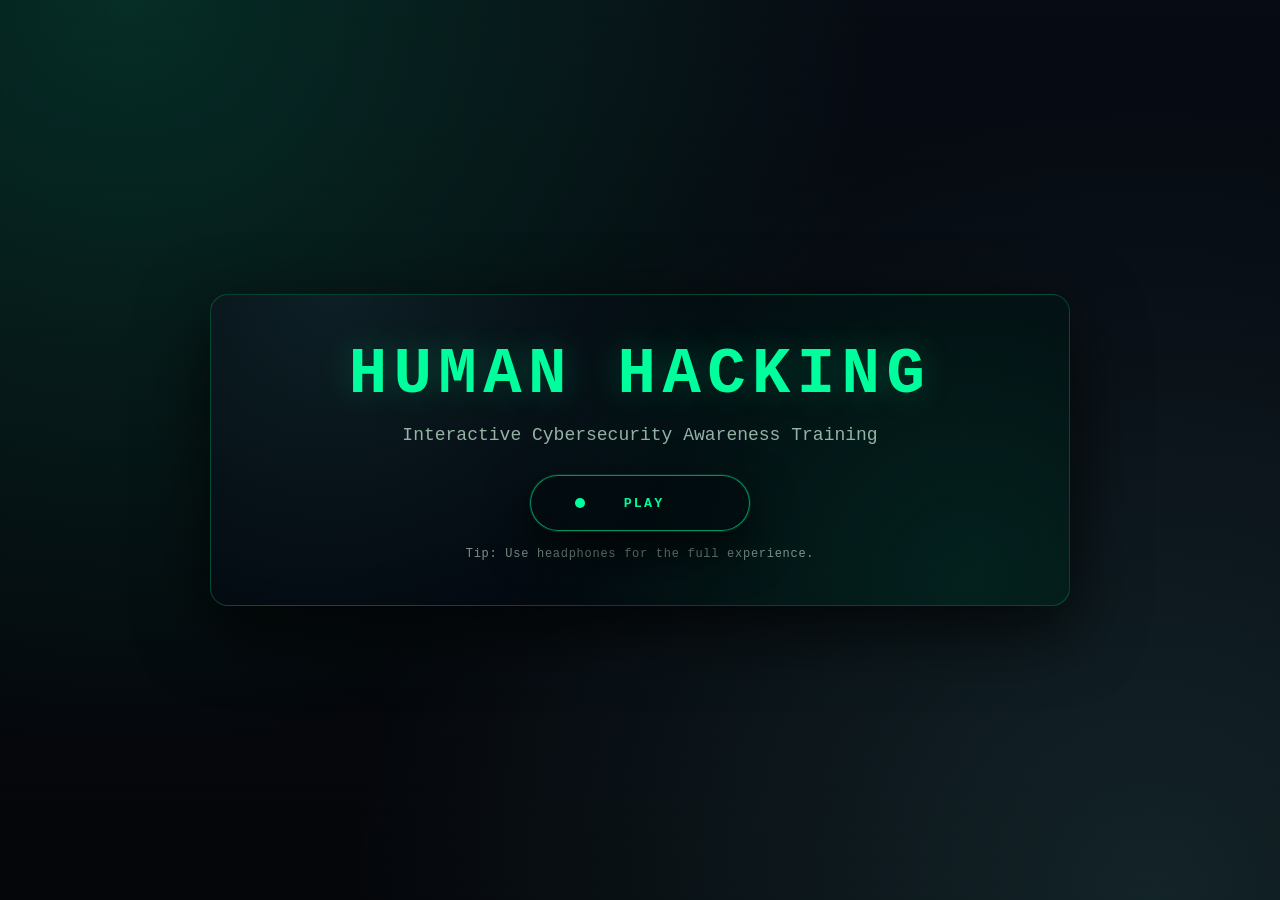
<file: Social Engineering Simulation/index.html>
<!doctype html>
<html lang="en">
  <head>
    <meta charset="UTF-8" />
    <meta name="viewport" content="width=device-width, initial-scale=1.0" />
    <meta
      name="description"
      content="Human Hacking — Interactive Cybersecurity Awareness Training"
    />
    <title>Human Hacking</title>
    <style>
      :root {
        --bg0: #04060a;
        --bg1: #060a12;
        --panel: rgba(3, 8, 14, 0.86);
        --text: #d9ffe9;
        --muted: rgba(217, 255, 233, 0.68);

        --neon: #00ff9c;
        --border: rgba(0, 255, 156, 0.55);
        --borderSoft: rgba(0, 255, 156, 0.22);
        --shadow: rgba(0, 0, 0, 0.75);

        --font: ui-monospace, "Cascadia Mono", "SFMono-Regular", Menlo, Consolas,
          "Liberation Mono", "Courier New", monospace;
      }

      * {
        box-sizing: border-box;
      }

      html,
      body {
        height: 100%;
      }

      body {
        margin: 0;
        color: var(--text);
        font-family: var(--font);
        background:
          radial-gradient(circle at 10% 0%, rgba(0, 255, 156, 0.14), transparent 52%),
          radial-gradient(circle at 90% 100%, rgba(123, 247, 255, 0.12), transparent 55%),
          linear-gradient(180deg, var(--bg1), var(--bg0));
        overflow: hidden;
      }

      .scanlines {
        pointer-events: none;
        position: fixed;
        inset: 0;
        opacity: 0.22;
        background-image: linear-gradient(rgba(255, 255, 255, 0.028) 1px, transparent 1px);
        background-size: 100% 3px;
        mix-blend-mode: overlay;
      }

      .wrap {
        min-height: 100%;
        display: grid;
        place-items: center;
        padding: 26px;
      }

      .panel {
        width: min(860px, 100%);
        border-radius: 18px;
        border: 1px solid var(--borderSoft);
        background:
          radial-gradient(circle at 14% 0%, rgba(123, 247, 255, 0.09), transparent 48%),
          radial-gradient(circle at 88% 90%, rgba(0, 255, 156, 0.1), transparent 58%),
          var(--panel);
        box-shadow: 0 22px 70px var(--shadow);
        padding: clamp(22px, 4vw, 44px);
        text-align: center;
        position: relative;
        overflow: hidden;
      }

      .panel::before {
        content: "";
        position: absolute;
        inset: -2px;
        border-radius: 18px;
        pointer-events: none;
        box-shadow:
          0 0 0 1px rgba(0, 255, 156, 0.08),
          0 0 50px rgba(0, 255, 156, 0.08);
      }

      h1 {
        margin: 0 0 10px;
        font-size: clamp(38px, 6vw, 64px);
        font-weight: 900;
        letter-spacing: 0.1em;
        text-transform: uppercase;
        color: var(--neon);
        text-shadow: 0 0 34px rgba(0, 255, 156, 0.22);
      }

      p {
        margin: 0 0 26px;
        font-size: clamp(14px, 2.2vw, 18px);
        color: var(--muted);
        line-height: 1.6;
      }

      /* Interactive hover animation (ported from the React demo) */
      .playBtn {
        --btnH: 56px;
        --btnW: 220px;
        --dur: 300ms;
        --ease: cubic-bezier(0.2, 0.8, 0.2, 1);

        appearance: none;
        font-family: var(--font);
        width: var(--btnW);
        height: var(--btnH);
        cursor: pointer;
        border-radius: 999px;
        border: 1px solid rgba(0, 255, 156, 0.55);
        background: rgba(2, 10, 14, 0.6);
        color: rgba(217, 255, 233, 0.95);
        padding: 10px 14px;
        position: relative;
        overflow: hidden;
        text-align: center;
        font-weight: 900;
        letter-spacing: 0.16em;
        text-transform: uppercase;
        transition:
          transform 0.1s ease-out,
          border-color var(--dur) var(--ease),
          box-shadow var(--dur) var(--ease),
          background var(--dur) var(--ease);
        box-shadow:
          0 0 0 1px rgba(0, 255, 156, 0.12),
          0 18px 46px rgba(0, 0, 0, 0.75);
      }

      .playBtn:hover {
        transform: translateY(-1px);
        border-color: rgba(0, 255, 156, 0.85);
        box-shadow:
          0 0 22px rgba(0, 255, 156, 0.18),
          0 0 0 1px rgba(0, 255, 156, 0.16),
          0 22px 58px rgba(0, 0, 0, 0.85);
      }

      .playBtn:active {
        transform: translateY(0);
      }

      .playBtn:focus-visible {
        outline: 2px solid rgba(123, 247, 255, 0.9);
        outline-offset: 4px;
      }

      .playBtn__textOut {
        display: inline-block;
        transform: translateX(4px);
        transition: transform var(--dur) var(--ease), opacity var(--dur) var(--ease);
        position: relative;
        z-index: 2;
        color: rgba(0, 255, 156, 0.98);
      }

      .playBtn:hover .playBtn__textOut {
        transform: translateX(48px);
        opacity: 0;
      }

      .playBtn__textIn {
        position: absolute;
        inset: 0;
        z-index: 3;
        display: flex;
        align-items: center;
        justify-content: center;
        gap: 10px;
        transform: translateX(48px);
        opacity: 0;
        transition: transform var(--dur) var(--ease), opacity var(--dur) var(--ease);
        color: rgba(3, 8, 14, 0.98);
        filter: drop-shadow(0 6px 18px rgba(0, 0, 0, 0.55));
      }

      .playBtn:hover .playBtn__textIn {
        transform: translateX(-4px);
        opacity: 1;
      }

      .playBtn__fill {
        position: absolute;
        left: 20%;
        top: 40%;
        width: 10px;
        height: 10px;
        border-radius: 10px;
        background: var(--neon);
        z-index: 1;
        transform: scale(1);
        transition: all var(--dur) var(--ease);
      }

      .playBtn:hover .playBtn__fill {
        left: 0%;
        top: 0%;
        width: 100%;
        height: 100%;
        transform: scale(1.8);
      }

      .playBtn__arrow {
        width: 18px;
        height: 18px;
      }

      .subtle {
        margin-top: 16px;
        font-size: 12px;
        color: rgba(217, 255, 233, 0.55);
        letter-spacing: 0.06em;
      }
    </style>
  </head>

  <body>
    <div class="scanlines" aria-hidden="true"></div>

    <main class="wrap">
      <section class="panel" aria-label="Homepage">
        <h1>Human Hacking</h1>
        <p>Interactive Cybersecurity Awareness Training</p>
        <button id="playBtn" class="playBtn" type="button" aria-label="Play">
          <span class="playBtn__textOut">PLAY</span>
          <span class="playBtn__textIn">
            <span>PLAY</span>
            <svg
              class="playBtn__arrow"
              viewBox="0 0 24 24"
              fill="none"
              xmlns="http://www.w3.org/2000/svg"
              aria-hidden="true"
            >
              <path
                d="M5 12h12"
                stroke="currentColor"
                stroke-width="2"
                stroke-linecap="round"
              />
              <path
                d="M13 6l6 6-6 6"
                stroke="currentColor"
                stroke-width="2"
                stroke-linecap="round"
                stroke-linejoin="round"
              />
            </svg>
          </span>
          <span class="playBtn__fill" aria-hidden="true"></span>
        </button>
        <div class="subtle">Tip: Use headphones for the full experience.</div>
      </section>
    </main>

    <script>
      document.getElementById("playBtn").onclick = () => {
        window.location.href = "menu.html";
      };
    </script>
  </body>
</html>
</file>
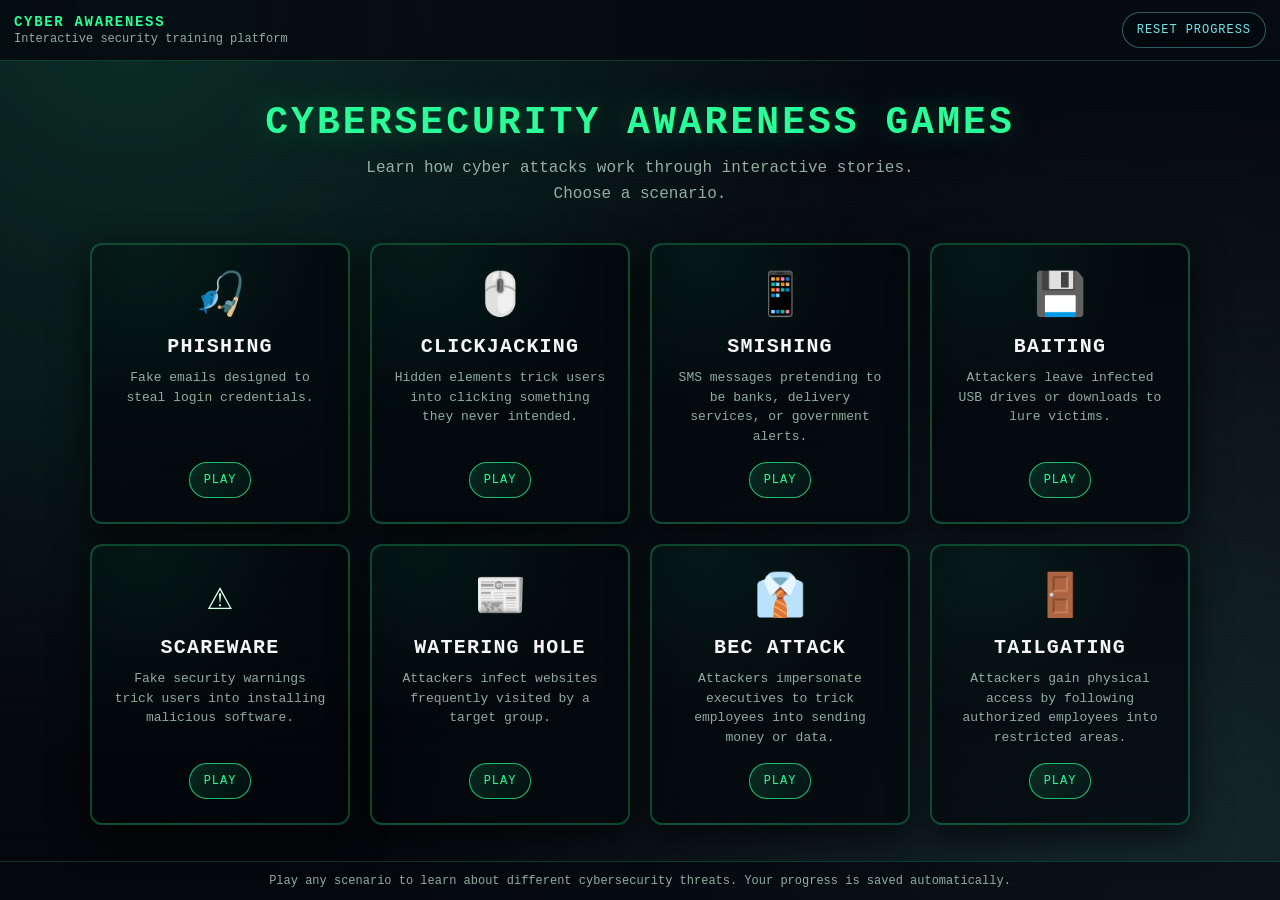
<file: Social Engineering Simulation/pishing/index.html>
<!doctype html>
<html lang="en">

<head>
  <meta charset="UTF-8" />
  <meta name="viewport" content="width=device-width, initial-scale=1.0" />
  <meta name="description"
    content="Cybersecurity Awareness Games — learn how cyber attacks work through interactive stories." />
  <title>Cybersecurity Awareness Games</title>
  <link rel="stylesheet" href="./styles.css" />
</head>

<body>
  <div class="app" id="app">
    <header class="topbar" aria-label="Game header">
      <div class="topbar__left">
        <div class="brand">
          <div class="brand__title">CYBER AWARENESS</div>
          <div class="brand__subtitle">Interactive security training platform</div>
        </div>
      </div>
      <div class="topbar__right">
        <button class="btn btn--ghost" id="uiResetBtn" type="button" title="Reset all progress">Reset Progress</button>
      </div>
    </header>

    <main class="menu-stage">
      <div class="scanlines" aria-hidden="true"></div>

      <div class="menu-hero">
        <h1 class="menu-title">Cybersecurity Awareness Games</h1>
        <p class="menu-subtitle">Learn how cyber attacks work through interactive stories.<br>Choose a scenario.</p>
      </div>

      <div class="level-grid" id="levelGrid">
        <!-- Level cards rendered by JS -->
      </div>
    </main>

    <footer class="controls" style="justify-content:center;">
      <div class="hint" style="text-align:center;">Play any scenario to learn about different cybersecurity threats.
        Your progress is saved automatically.</div>
    </footer>
  </div>

  <script>
    (() => {
      "use strict";

      const LEVELS = [
        { key: "level1", num: 1, icon: "🎣", name: "Phishing", desc: "Fake emails designed to steal login credentials.", link: "phishing.html", storageKey: "phishing_complete" },
        { key: "level2", num: 2, icon: "🖱️", name: "Clickjacking", desc: "Hidden elements trick users into clicking something they never intended.", link: "clickjacking.html", storageKey: "clickjacking_complete" },
        { key: "level3", num: 3, icon: "📱", name: "Smishing", desc: "SMS messages pretending to be banks, delivery services, or government alerts.", link: "smishing.html", storageKey: "smishing_complete" },
        { key: "level4", num: 4, icon: "💾", name: "Baiting", desc: "Attackers leave infected USB drives or downloads to lure victims.", link: "baiting.html", storageKey: "baiting_complete" },
        { key: "level5", num: 5, icon: "⚠", name: "Scareware", desc: "Fake security warnings trick users into installing malicious software.", link: "scareware.html", storageKey: "scareware_complete" },
        { key: "level6", num: 6, icon: "📰", name: "Watering Hole", desc: "Attackers infect websites frequently visited by a target group.", link: "wateringhole.html", storageKey: "wateringhole_complete" },
        { key: "level7", num: 7, icon: "👔", name: "BEC Attack", desc: "Attackers impersonate executives to trick employees into sending money or data.", link: "bec.html", storageKey: "bec_complete" },
        { key: "level8", num: 8, icon: "🚪", name: "Tailgating", desc: "Attackers gain physical access by following authorized employees into restricted areas.", link: "tailgating.html", storageKey: "tailgating_complete" },
      ];

      function getLevels() {
        try { return JSON.parse(localStorage.getItem("cyberLevels") || "{}"); } catch (e) { return {}; }
      }

      function renderMenu() {
        const saved = getLevels();
        const grid = document.getElementById("levelGrid");
        grid.innerHTML = "";

        LEVELS.forEach((lvl, idx) => {
          const complete = !!saved[lvl.key] || (lvl.storageKey ? localStorage.getItem(lvl.storageKey) === "true" : false);

          const card = document.createElement("div");
          card.className = "level-card" + (complete ? " level-card--complete completed" : "");

          card.innerHTML = `
            <div class="level-card__badge">${complete ? '✔ Complete <span class="completion-mark" aria-hidden="true">✓</span>' : ""}</div>
            <div class="level-card__icon">${lvl.icon}</div>
            <div class="level-card__name">${lvl.name}</div>
            <div class="level-card__desc">${lvl.desc}</div>
            <a href="${lvl.link}" class="btn btn--primary level-card__btn">${complete ? "Replay" : "Play"}</a>
          `;

          grid.appendChild(card);
        });
      }

      // Reset button
      document.getElementById("uiResetBtn").addEventListener("click", () => {
        if (confirm("Reset all level progress? This cannot be undone.")) {
          localStorage.removeItem("cyberLevels");
          ["phishing_complete","clickjacking_complete","smishing_complete","baiting_complete","scareware_complete","wateringhole_complete","bec_complete","tailgating_complete"].forEach((k)=>localStorage.removeItem(k));
          renderMenu();
        }
      });

      renderMenu();
    })();
  </script>
</body>

</html>
</file>
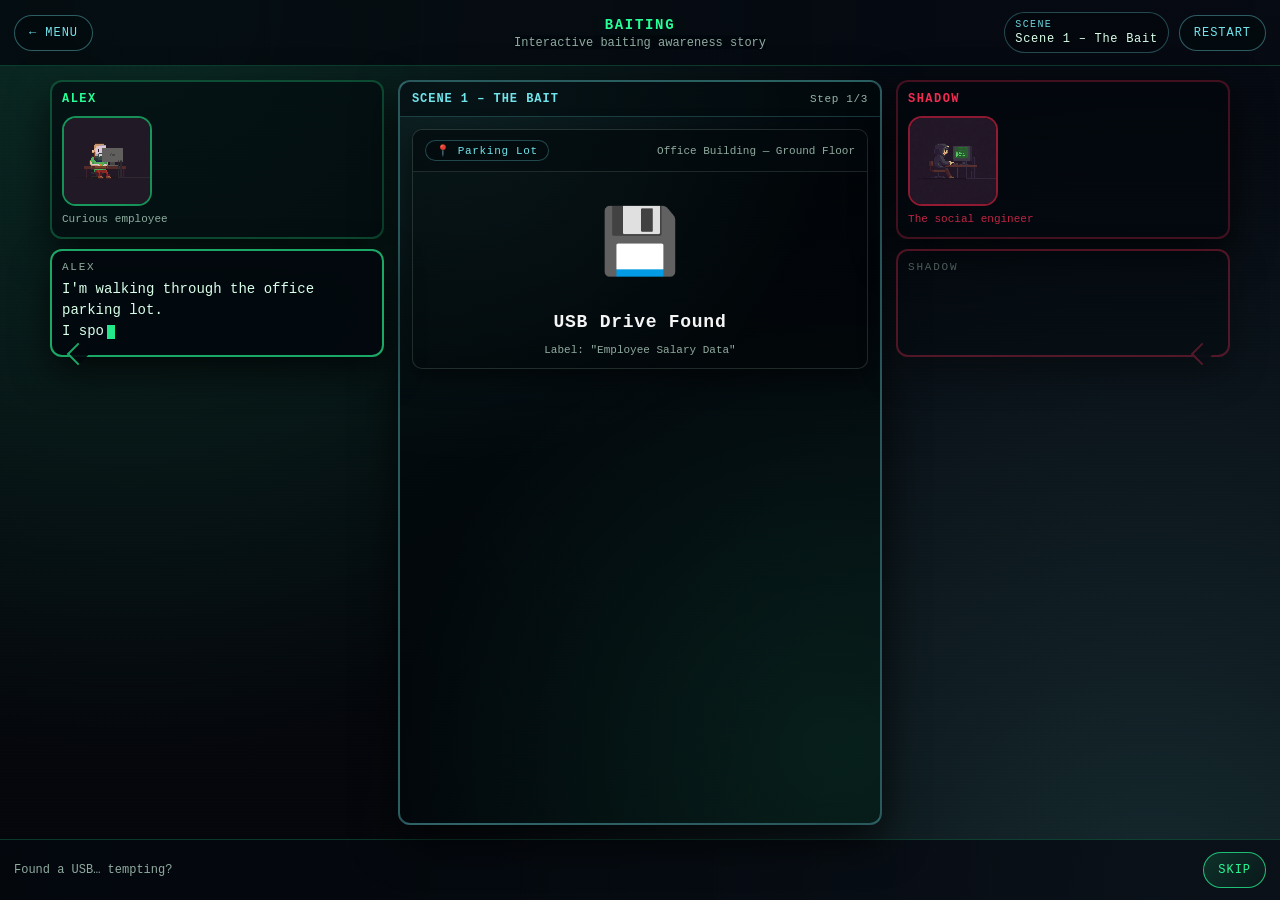
<file: Social Engineering Simulation/pishing/baiting.html>
<!doctype html>
<html lang="en">

<head>
    <meta charset="UTF-8" />
    <meta name="viewport" content="width=device-width, initial-scale=1.0" />
    <meta name="description"
        content="Interactive baiting awareness story — learn how attackers use USB drives and downloads to lure victims." />
    <title>Level 4 — Baiting Attack</title>
    <link rel="stylesheet" href="./styles.css" />
</head>

<body>
    <div class="app" id="app">
        <header class="topbar">
            <div class="topbar__left">
                <a href="./index.html" class="btn btn--ghost back-btn">← Menu</a>
                <div class="brand">
                    <div class="brand__title">BAITING</div>
                    <div class="brand__subtitle">Interactive baiting awareness story</div>
                </div>
            </div>
            <div class="topbar__right">
                <div class="status" aria-live="polite">
                    <div class="status__label">Scene</div>
                    <div class="status__value" id="uiSceneLabel">—</div>
                </div><button class="btn btn--ghost" id="uiRestartBtn" type="button">Restart</button>
            </div>
        </header>
        <main class="stage">
            <div class="scanlines" aria-hidden="true"></div>
            <section class="stage__grid">
                <aside class="char char--user">
                    <div class="char__card">
                        <div class="char__name">Alex</div>
                        <div class="char__sprite"><img class="char__img" src="./support.png" alt="" />
                            <div class="char__imgFallback char__imgFallback--user"></div>
                        </div>
                        <div class="char__tag">Curious employee</div>
                    </div>
                    <div class="bubble bubble--user" id="uiUserBubble">
                        <div class="bubble__name">Alex</div>
                        <div class="bubble__text" id="uiUserText"></div>
                    </div>
                </aside>
                <section class="panel">
                    <div class="panel__top">
                        <div class="panel__title" id="uiPanelTitle">—</div>
                        <div class="panel__meta" id="uiPanelMeta">—</div>
                    </div>
                    <div class="panel__body" id="uiCenter"></div>
                </section>
                <aside class="char char--phisher">
                    <div class="char__card char__card--phisher">
                        <div class="char__name char__name--phisher">Shadow</div>
                        <div class="char__sprite"><img class="char__img" src="./hacker.png" alt="" />
                            <div class="char__imgFallback char__imgFallback--phisher"></div>
                        </div>
                        <div class="char__tag char__tag--phisher">The social engineer</div>
                    </div>
                    <div class="bubble bubble--phisher" id="uiPhisherBubble">
                        <div class="bubble__name">Shadow</div>
                        <div class="bubble__text" id="uiPhisherText"></div>
                    </div>
                </aside>
            </section>
        </main>
        <footer class="controls">
            <div class="controls__left">
                <div class="hint" id="uiHint">Curiosity can be dangerous.</div>
            </div>
            <div class="controls__right">
                <div class="choices" id="uiChoices"></div><button class="btn btn--primary" id="uiContinueBtn"
                    type="button">Continue</button><button class="btn btn--primary" id="uiHomeBtn" type="button"
                    style="display:none;">Game Over</button>
            </div>
        </footer>

    </div>
    <script src="./baiting.js" defer></script>
</body>

</html>
</file>
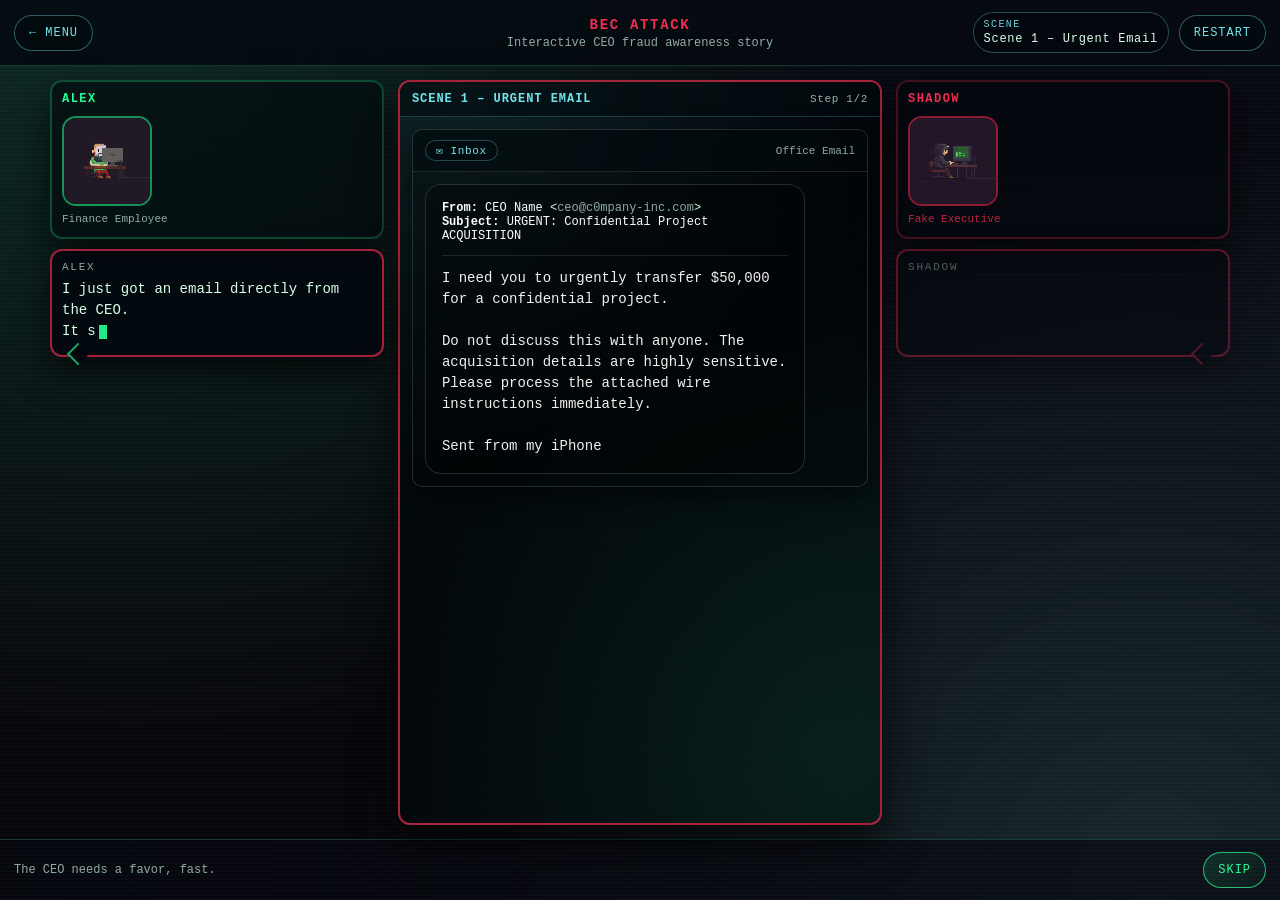
<file: Social Engineering Simulation/pishing/bec.html>
<!doctype html>
<html lang="en">

<head>
    <meta charset="UTF-8" />
    <meta name="viewport" content="width=device-width, initial-scale=1.0" />
    <meta name="description" content="Interactive BEC awareness story — learn how attackers impersonate executives." />
    <title>Level 7 — Business Email Compromise</title>
    <link rel="stylesheet" href="./styles.css" />
</head>

<body>
    <div class="app" id="app">
        <header class="topbar">
            <div class="topbar__left">
                <a href="./index.html" class="btn btn--ghost back-btn">← Menu</a>
                <div class="brand">
                    <div class="brand__title">BEC ATTACK</div>
                    <div class="brand__subtitle">Interactive CEO fraud awareness story</div>
                </div>
            </div>
            <div class="topbar__right">
                <div class="status" aria-live="polite">
                    <div class="status__label">Scene</div>
                    <div class="status__value" id="uiSceneLabel">—</div>
                </div>
                <button class="btn btn--ghost" id="uiRestartBtn" type="button">Restart</button>
            </div>
        </header>

        <main class="stage">
            <div class="scanlines" aria-hidden="true"></div>
            <section class="stage__grid">
                <aside class="char char--user">
                    <div class="char__card">
                        <div class="char__name">Alex</div>
                        <div class="char__sprite">
                            <img class="char__img" src="./support.png" alt="" />
                            <div class="char__imgFallback char__imgFallback--user"></div>
                        </div>
                        <div class="char__tag">Finance Employee</div>
                    </div>
                    <div class="bubble bubble--user" id="uiUserBubble">
                        <div class="bubble__name">Alex</div>
                        <div class="bubble__text" id="uiUserText"></div>
                    </div>
                </aside>

                <section class="panel">
                    <div class="panel__top">
                        <div class="panel__title" id="uiPanelTitle">—</div>
                        <div class="panel__meta" id="uiPanelMeta">—</div>
                    </div>
                    <div class="panel__body" id="uiCenter"></div>
                </section>

                <aside class="char char--phisher">
                    <div class="char__card char__card--phisher">
                        <div class="char__name char__name--phisher">Shadow</div>
                        <div class="char__sprite">
                            <img class="char__img" src="./hacker.png" alt="" />
                            <div class="char__imgFallback char__imgFallback--phisher"></div>
                        </div>
                        <div class="char__tag char__tag--phisher">Fake Executive</div>
                    </div>
                    <div class="bubble bubble--phisher" id="uiPhisherBubble">
                        <div class="bubble__name">Shadow</div>
                        <div class="bubble__text" id="uiPhisherText"></div>
                    </div>
                </aside>
            </section>
        </main>

        <footer class="controls">
            <div class="controls__left">
                <div class="hint" id="uiHint">Authority can be convincingly forged.</div>
            </div>
            <div class="controls__right">
                <div class="choices" id="uiChoices"></div>
                <button class="btn btn--primary" id="uiContinueBtn" type="button">Continue</button>
                <button class="btn btn--primary" id="uiHomeBtn" type="button" style="display:none;">Home</button>
            </div>
        </footer>
    </div>
    <script src="./bec.js" defer></script>
</body>

</html>
</file>
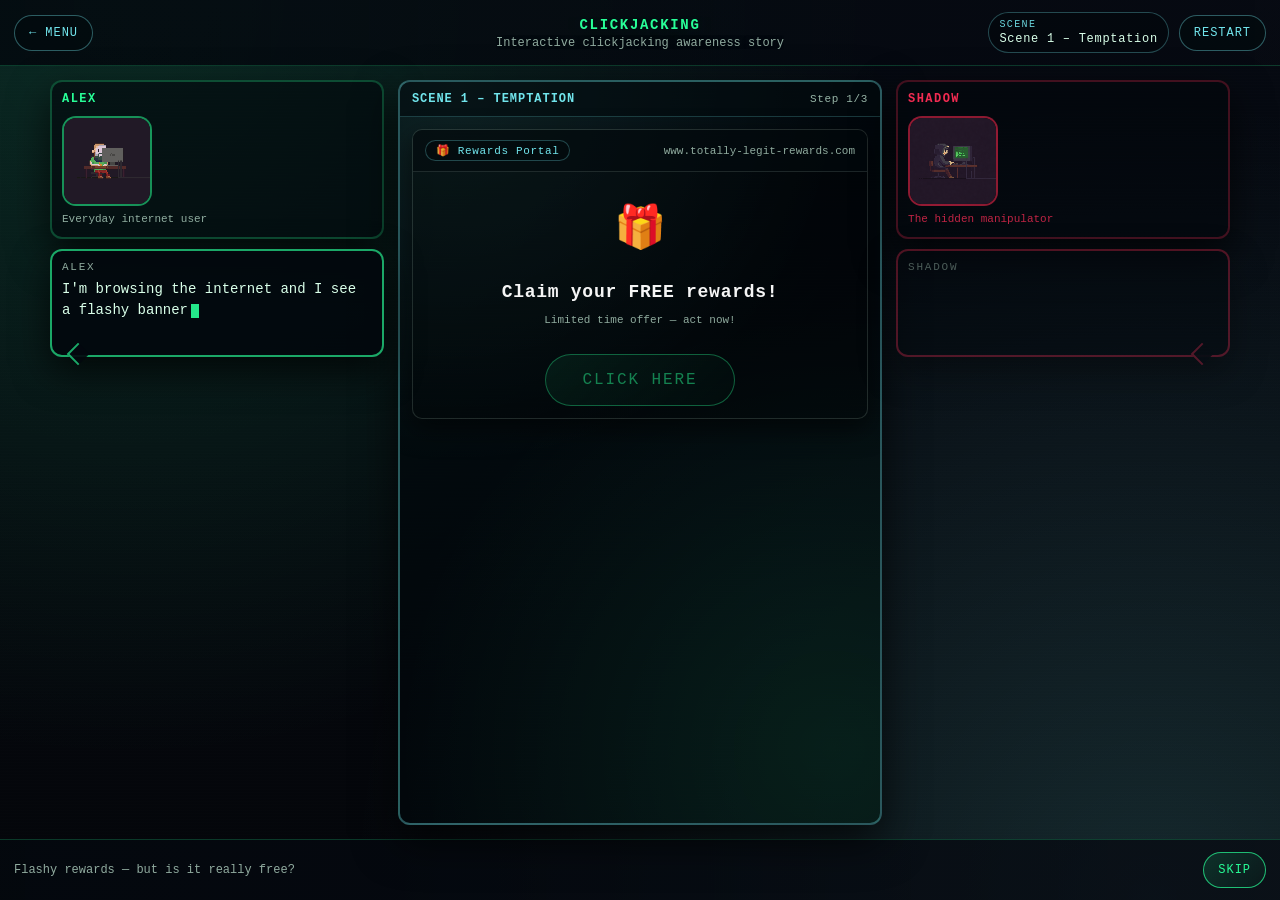
<file: Social Engineering Simulation/pishing/clickjacking.html>
<!doctype html>
<html lang="en">

<head>
  <meta charset="UTF-8" />
  <meta name="viewport" content="width=device-width, initial-scale=1.0" />
  <meta name="description"
    content="Interactive clickjacking awareness story — learn how hidden elements trick users into unintended clicks." />
  <title>Level 2 — Clickjacking Attack</title>
  <link rel="stylesheet" href="./styles.css" />
</head>

<body>
  <div class="app" id="app">
    <header class="topbar" aria-label="Game header">
      <div class="topbar__left">
        <a href="./index.html" class="btn btn--ghost back-btn">← Menu</a>
        <div class="brand">
          <div class="brand__title">CLICKJACKING</div>
          <div class="brand__subtitle">Interactive clickjacking awareness story</div>
        </div>
      </div>
      <div class="topbar__right">
        <div class="status" aria-live="polite">
          <div class="status__label">Scene</div>
          <div class="status__value" id="uiSceneLabel">—</div>
        </div>
        <button class="btn btn--ghost" id="uiRestartBtn" type="button">Restart</button>
      </div>
    </header>

    <main class="stage" aria-label="Story stage">
      <div class="scanlines" aria-hidden="true"></div>
      <section class="stage__grid" aria-label="Characters and story panel">
        <!-- LEFT: Alex -->
        <aside class="char char--user" aria-label="Alex (user) character">
          <div class="char__card">
            <div class="char__name">Alex</div>
            <div class="char__sprite" aria-hidden="true">
              <img class="char__img" src="./support.png" alt="" loading="eager" />
              <div class="char__imgFallback char__imgFallback--user" title="Alex"></div>
            </div>
            <div class="char__tag">Everyday internet user</div>
          </div>
          <div class="bubble bubble--user" id="uiUserBubble" role="group" aria-label="Alex dialogue">
            <div class="bubble__name">Alex</div>
            <div class="bubble__text" id="uiUserText"></div>
          </div>
        </aside>

        <!-- CENTER -->
        <section class="panel" aria-label="Interactive scene panel">
          <div class="panel__top">
            <div class="panel__title" id="uiPanelTitle">—</div>
            <div class="panel__meta" id="uiPanelMeta">—</div>
          </div>
          <div class="panel__body" id="uiCenter"></div>
        </section>

        <!-- RIGHT: Shadow -->
        <aside class="char char--phisher" aria-label="Shadow (attacker) character">
          <div class="char__card char__card--phisher">
            <div class="char__name char__name--phisher">Shadow</div>
            <div class="char__sprite" aria-hidden="true">
              <img class="char__img" src="./hacker.png" alt="" loading="eager" />
              <div class="char__imgFallback char__imgFallback--phisher" title="Shadow"></div>
            </div>
            <div class="char__tag char__tag--phisher">The hidden manipulator</div>
          </div>
          <div class="bubble bubble--phisher" id="uiPhisherBubble" role="group" aria-label="Shadow dialogue">
            <div class="bubble__name">Shadow</div>
            <div class="bubble__text" id="uiPhisherText"></div>
          </div>
        </aside>
      </section>
    </main>

    <footer class="controls" aria-label="Controls">
      <div class="controls__left">
        <div class="hint" id="uiHint">Think before you click.</div>
      </div>
      <div class="controls__right">
        <div class="choices" id="uiChoices" aria-label="Choices"></div>
        <button class="btn btn--primary" id="uiContinueBtn" type="button">Continue</button>
        <button class="btn btn--primary" id="uiHomeBtn" type="button" style="display:none;">Home</button>
      </div>
    </footer>


  </div>

  <script>
    (() => {
      "use strict";

      const $ = (sel) => document.querySelector(sel);
      const ui = {
        sceneLabel: $("#uiSceneLabel"),
        panelTitle: $("#uiPanelTitle"),
        panelMeta: $("#uiPanelMeta"),
        center: $("#uiCenter"),
        userBubble: $("#uiUserBubble"),
        phisherBubble: $("#uiPhisherBubble"),
        userText: $("#uiUserText"),
        phisherText: $("#uiPhisherText"),
        hint: $("#uiHint"),
        choices: $("#uiChoices"),
        continueBtn: $("#uiContinueBtn"),
        homeBtn: $("#uiHomeBtn"),
        restartBtn: $("#uiRestartBtn"),
      };

      /* ── Story ── */
      const STORY = {
        scenes: [
          {
            id: "scene1",
            label: "Scene 1 – Temptation",
            steps: [
              {
                speaker: "user",
                text: "I'm browsing the internet and I see a flashy banner:\n🎁 Claim your FREE rewards!",
                center: { view: "reward" },
              },
              {
                speaker: "user",
                text: "There's a big shiny button that says CLICK HERE.\nSeems simple enough…",
                center: { view: "reward", spotlight: "button" },
              },
              {
                speaker: "phisher",
                text: "That button is not what it looks like…\nI've placed an invisible element right on top of it.",
                center: { view: "reward", spotlight: "overlay" },
              },
            ],
          },
          {
            id: "scene2",
            label: "Scene 2 – Hidden Trap",
            steps: [
              {
                speaker: "user",
                text: "I click the button expecting my free rewards…\nBut something else happened behind the scenes.",
                center: { view: "trap" },
                effect: "glitch",
              },
              {
                speaker: "phisher",
                text: "The user thinks they clicked the reward button…\nbut actually clicked something hidden underneath.\n\nThis is called CLICKJACKING.",
                center: { view: "trap", reveal: true },
                effect: "glitch",
              },
              {
                speaker: "phisher",
                text: "Clickjacking is a technique where an attacker overlays an invisible or disguised element over a legitimate button.\n\nThe user sees one thing, but interacts with another.",
                center: { view: "explain" },
              },
            ],
          },
          {
            id: "scene3",
            label: "Scene 3 – Consequence",
            steps: [
              {
                speaker: "phisher",
                text: "Here's what one invisible click can do:",
                center: { view: "consequences" },
                effect: "glitch",
              },
              {
                speaker: "phisher",
                text: "One click can give attackers control.\nAnd you'd never even know it happened.",
                center: { view: "consequences", expanded: true },
                effect: "glitch",
              },
            ],
          },
          {
            id: "scene4",
            label: "Scene 4 – Lesson",
            steps: [
              {
                speaker: "user",
                text: "So how do I protect myself from clickjacking?",
                center: { view: "lesson" },
                effect: "safePulse",
              },
              {
                speaker: "user",
                text: "Here are the key defenses:\n- Avoid suspicious offers that seem too good to be true\n- Be careful where you click\n- Check website legitimacy\n- Keep browsers updated",
                center: { view: "lesson", checklist: true },
                effect: "safePulse",
              },
              {
                speaker: "user",
                text: "Clickjacking tricks users into clicking something they never intended.\n\nAlways think before you click.",
                center: { view: "ending" },
              },
            ],
          },
        ],
      };

      /* ── State ── */
      const state = {
        sceneId: "scene1",
        stepIndex: 0,
        typing: { active: false, target: null, fullText: "", index: 0, timer: null },
      };

      /* ── Helpers ── */
      function getScene(id) { return STORY.scenes.find(s => s.id === id); }
      function getStep() { return getScene(state.sceneId).steps[state.stepIndex]; }

      function jumpTo(sceneId, stepIndex) {
        state.sceneId = sceneId;
        state.stepIndex = stepIndex;
        render();
      }

      function nextStep() {
        const scene = getScene(state.sceneId);
        const next = state.stepIndex + 1;
        if (next < scene.steps.length) { state.stepIndex = next; render(); return; }
        const idx = STORY.scenes.findIndex(s => s.id === state.sceneId);
        const nextScene = STORY.scenes[idx + 1];
        if (nextScene) { state.sceneId = nextScene.id; state.stepIndex = 0; render(); return; }
      }

      /* ── Typewriter ── */
      function clearTyping() {
        if (state.typing.timer != null) clearTimeout(state.typing.timer);
        Object.assign(state.typing, { active: false, target: null, fullText: "", index: 0, timer: null });
      }

      function finishTyping() {
        if (!state.typing.active || !state.typing.target) return;
        state.typing.target.textContent = state.typing.fullText;
        const c = document.createElement("span"); c.className = "typeCursor";
        state.typing.target.appendChild(c);
        clearTyping();
        if (state.sceneId === "scene1" && state.stepIndex === 1) {
          const clickBtn = document.querySelector(".js-clickjacking-btn");
          if (clickBtn) clickBtn.disabled = false;
        }
        updateContinue();
      }

      function typeInto(target, text) {
        clearTyping();
        Object.assign(state.typing, { active: true, target, fullText: text, index: 0 });
        target.textContent = "";
        const tick = () => {
          if (!state.typing.active) return;
          const t = state.typing.target, i = state.typing.index;
          if (i >= state.typing.fullText.length) { finishTyping(); return; }
          t.textContent += state.typing.fullText.charAt(i);
          state.typing.index++;
          const c = document.createElement("span"); c.className = "typeCursor"; t.appendChild(c);
          state.typing.timer = setTimeout(tick, 14 + Math.floor(Math.random() * 12));
        };
        state.typing.timer = setTimeout(tick, 40);
      }

      /* ── Center Panels ── */
      function renderReward(center) {
        const showWarningByDefault = center?.spotlight === "overlay";
        const isClickHereDialogueStep = state.sceneId === "scene1" && state.stepIndex <= 1;
        const shouldDisableBtn = isClickHereDialogueStep;
        ui.center.innerHTML = `
          <div class="card">
            <div class="card__hdr">
              <span class="pill">🎁 Rewards Portal</span>
              <div class="monoSmall">www.totally-legit-rewards.com</div>
            </div>
            <div class="dashboard" style="text-align:center;">
              <div style="font-size:42px; margin:18px 0;">🎁</div>
              <div class="balance">Claim your FREE rewards!</div>
              <div class="balanceSub" style="margin-bottom:18px;">Limited time offer — act now!</div>
              <div class="story-btn-wrap" style="position:relative; display:inline-block;">
                <button type="button" class="btn btn--primary js-clickjacking-btn" style="font-size:16px; padding:16px 36px; letter-spacing:0.12em;" ${shouldDisableBtn ? " disabled" : ""}>
                  CLICK HERE
                </button>
                ${center?.spotlight === "overlay" ? '<div style="position:absolute;inset:0;border:2px dashed rgba(255,45,85,0.7);border-radius:999px;background:rgba(255,45,85,0.08);pointer-events:none;"></div>' : ''}
              </div>
              <div class="callout callout--danger clickjacking-explanation" style="margin-top:10px;" ${showWarningByDefault ? "" : ' hidden'}>
                <strong>Hidden overlay detected:</strong> An invisible iframe was positioned above the button. Your click was hijacked and redirected to the attacker's page.
              </div>
            </div>
          </div>`;
        ui.hint.textContent = center?.spotlight === "overlay"
          ? "The attacker hides an invisible element over the real button."
          : "Flashy rewards — but is it really free?";
      }

      function renderTrap(center) {
        const reveal = center?.reveal ? `
          <div class="callout callout--danger" style="margin-top:10px;">
            <strong>CLICKJACKING:</strong> An invisible iframe was layered on top of the button. Your click was hijacked to perform an action on a different website entirely.
          </div>` : "";
        ui.center.innerHTML = `
          <div class="card">
            <div class="card__hdr">
              <span class="pill" style="border-color:rgba(255,45,85,0.4);color:rgba(255,45,85,0.95);">⚠ Click Hijacked</span>
              <div class="monoSmall">What really happened</div>
            </div>
            <div class="dashboard">
              <div class="callout callout--danger">
                <strong>Your click was intercepted!</strong><br>
                You thought you clicked "Claim Rewards" — but an invisible element captured your click instead.
              </div>
              <div style="display:grid;gap:8px;margin-top:8px;">
                <div class="activityRow">
                  <div class="activityRow__left">
                    <div class="activityRow__title">What you saw</div>
                    <div class="activityRow__meta">🎁 "Claim your FREE rewards!"</div>
                  </div>
                  <div class="delta delta--ok">VISIBLE</div>
                </div>
                <div class="activityRow">
                  <div class="activityRow__left">
                    <div class="activityRow__title">What you actually clicked</div>
                    <div class="activityRow__meta">Hidden iframe / invisible button</div>
                  </div>
                  <div class="delta delta--out">HIDDEN</div>
                </div>
              </div>
              ${reveal}
            </div>
          </div>`;
        ui.hint.textContent = "The visible button was a decoy — the real target was invisible.";
      }

      function renderExplain() {
        ui.center.innerHTML = `
          <div class="card">
            <div class="card__hdr">
              <span class="pill">📖 What is Clickjacking?</span>
            </div>
            <div class="lesson">
              <div class="callout callout--danger">
                <strong>Clickjacking</strong> (also called UI Redressing) is an attack where a malicious site loads a target website in a hidden iframe and positions it so that the user's clicks land on invisible elements.
              </div>
              <div class="callout">
                <strong>How it works:</strong><br>
                1. Attacker creates a page with an enticing button<br>
                2. A transparent iframe loads a legitimate site on top<br>
                3. User clicks the visible button but actually interacts with the hidden iframe<br>
                4. Actions are performed on the legitimate site without user knowledge
              </div>
            </div>
          </div>`;
        ui.hint.textContent = "Clickjacking exploits visual deception — what you see isn't what you click.";
      }

      function renderConsequences(center) {
        const items = [
          { title: "Accidentally liking a page", icon: "👍", desc: "Social media likes/follows without consent" },
          { title: "Subscribing to something", icon: "📬", desc: "Paid subscriptions or newsletters" },
          { title: "Granting permissions", icon: "🔓", desc: "Camera, microphone, or location access" },
          { title: "Triggering unwanted actions", icon: "⚡", desc: "Purchases, transfers, or account changes" },
        ];
        ui.center.innerHTML = `
          <div class="card">
            <div class="card__hdr">
              <span class="pill" style="border-color:rgba(255,45,85,0.4);color:rgba(255,45,85,0.95);">💀 Consequences</span>
              <div class="monoSmall">What one click can cause</div>
            </div>
            <div class="dashboard">
              <div class="activity">
                ${items.map(i => `
                  <div class="activityRow">
                    <div class="activityRow__left">
                      <div class="activityRow__title">${i.icon} ${i.title}</div>
                      <div class="activityRow__meta">${i.desc}</div>
                    </div>
                    <div class="delta delta--out">RISK</div>
                  </div>`).join("")}
              </div>
              ${center?.expanded ? '<div class="callout callout--danger" style="margin-top:10px;"><strong>One click can give attackers control.</strong> And you\'d never even know it happened.</div>' : ''}
            </div>
          </div>`;
        ui.hint.textContent = "These consequences are real — and they start with one invisible click.";
      }

      function renderLesson(center) {
        ui.center.innerHTML = `
          <div class="card">
            <div class="card__hdr">
              <span class="pill">🛡 Defenses</span>
              <div class="monoSmall">How to protect yourself</div>
            </div>
            <div class="lesson">
              <div class="callout callout--good">
                <strong>Clickjacking defense:</strong> Awareness is your first line of protection.
              </div>
              ${center?.checklist ? `
              <div class="card" style="border-color:rgba(217,255,233,0.12);">
                <div class="card__hdr">
                  <span class="pill">Defensive actions</span>
                  <span class="monoSmall">Apply these habits</span>
                </div>
                <div class="lesson" style="padding-top:10px;">
                  <ul class="list">
                    <li>Avoid suspicious offers that seem too good to be true</li>
                    <li>Be careful where you click — especially on unfamiliar sites</li>
                    <li>Check website legitimacy before interacting</li>
                    <li>Keep browsers updated — modern browsers block many clickjacking attempts</li>
                  </ul>
                </div>
              </div>` : ''}
            </div>
          </div>`;
        ui.hint.textContent = "Defense is awareness: question every flashy offer.";
      }

      function renderEnding() {
        // Mark level complete
        try {
          const levels = JSON.parse(localStorage.getItem("cyberLevels") || "{}");
          levels.level2 = true;
          localStorage.setItem("cyberLevels", JSON.stringify(levels));
        } catch (e) { }
        try { localStorage.setItem("clickjacking_complete", "true"); } catch (e) { }
        levelComplete();

        ui.center.innerHTML = `
          <div class="card">
            <div class="card__hdr">
              <span class="pill">✅ Level 2 Complete</span>
              <div class="monoSmall">Clickjacking awareness</div>
            </div>
            <div class="lesson">
              <div class="callout callout--good">
                <strong>Final message:</strong><br>
                Clickjacking tricks users into clicking something they never intended.<br><br>
                <strong>Always think before you click.</strong>
              </div>
              <div class="callout">
                Level 2 complete! Return to the menu to continue your training.
              </div>
            </div>
          </div>`;
        ui.hint.textContent = "✔ Level 2 Complete — Clickjacking.";
      }

      /* ── Render ── */
      function renderCenter(step) {
        const c = step.center || {};
        if (c.view === "reward") return renderReward(c);
        if (c.view === "trap") return renderTrap(c);
        if (c.view === "explain") return renderExplain();
        if (c.view === "consequences") return renderConsequences(c);
        if (c.view === "lesson") return renderLesson(c);
        if (c.view === "ending") return renderEnding();
      }

      function setEffect(effect) {
        const appEl = $("#app");
        appEl.classList.remove("is-compromised", "is-safePulse");
        if (effect === "glitch") appEl.classList.add("is-compromised");
        if (effect === "safePulse") {
          appEl.classList.add("is-safePulse");
          setTimeout(() => appEl.classList.remove("is-safePulse"), 950);
        }
      }

      function renderBubbles(step) {
        const isUser = step.speaker === "user";
        ui.userBubble.style.opacity = isUser ? "1" : "0.5";
        ui.phisherBubble.style.opacity = isUser ? "0.5" : "1";
        ui.userText.textContent = "";
        ui.phisherText.textContent = "";
        typeInto(isUser ? ui.userText : ui.phisherText, step.text);
      }

      function updateContinue() {
        if (state.typing.active) {
          ui.continueBtn.disabled = false;
          ui.continueBtn.textContent = "Skip";
          return;
        }
        ui.continueBtn.disabled = false;
        ui.continueBtn.textContent = "Continue";
      }

      function render() {
        const step = getStep();
        const scene = getScene(state.sceneId);
        ui.sceneLabel.textContent = scene.label;
        ui.panelTitle.textContent = scene.label.toUpperCase();
        ui.panelMeta.textContent = `Step ${state.stepIndex + 1}/${scene.steps.length}`;

        if (step.effect === "glitch") setEffect("glitch");
        else if (step.effect === "safePulse") setEffect("safePulse");
        else setEffect("none");

        renderCenter(step);
        renderBubbles(step);
        updateContinue();
      }

      function levelComplete() {
        if (ui.continueBtn) ui.continueBtn.style.display = "none";
        if (ui.homeBtn) ui.homeBtn.style.display = "inline-block";
      }

      /* ── Controls ── */
      ui.continueBtn.addEventListener("click", () => {
        if (state.typing.active) { finishTyping(); return; }
        nextStep();
      });

      ui.restartBtn.addEventListener("click", () => {
        clearTyping();
        state.sceneId = "scene1";
        state.stepIndex = 0;
        render();
      });

      if (ui.homeBtn) {
        ui.homeBtn.addEventListener("click", () => {
          window.location.href = "index.html";
        });
      }

      /* ── Clickjacking button: show warning on click, no reload ── */
      ui.center.addEventListener("click", (e) => {
        const btn = e.target.closest(".js-clickjacking-btn");
        if (!btn || btn.disabled) return;
        e.preventDefault();
        const wrap = btn.closest(".story-btn-wrap");
        const warningBox = wrap ? wrap.parentElement.querySelector(".clickjacking-explanation") : null;
        if (warningBox) {
          warningBox.removeAttribute("hidden");
        }
        btn.classList.add("clickjacking-clicked");
        setTimeout(() => btn.classList.remove("clickjacking-clicked"), 650);
      });

      window.addEventListener("keydown", (e) => {
        if (e.key === "Enter") { e.preventDefault(); ui.continueBtn.click(); }
      });

      /* ── Image fallback ── */
      function enableImageFallback(imgSel, fbSel) {
        const img = document.querySelector(imgSel);
        const fb = document.querySelector(fbSel);
        if (!img || !fb) return;
        img.addEventListener("error", () => { img.style.display = "none"; fb.style.display = "block"; });
      }
      enableImageFallback(".char--user .char__img", ".char__imgFallback--user");
      enableImageFallback(".char--phisher .char__img", ".char__imgFallback--phisher");

      render();
    })();
  </script>
</body>

</html>
</file>
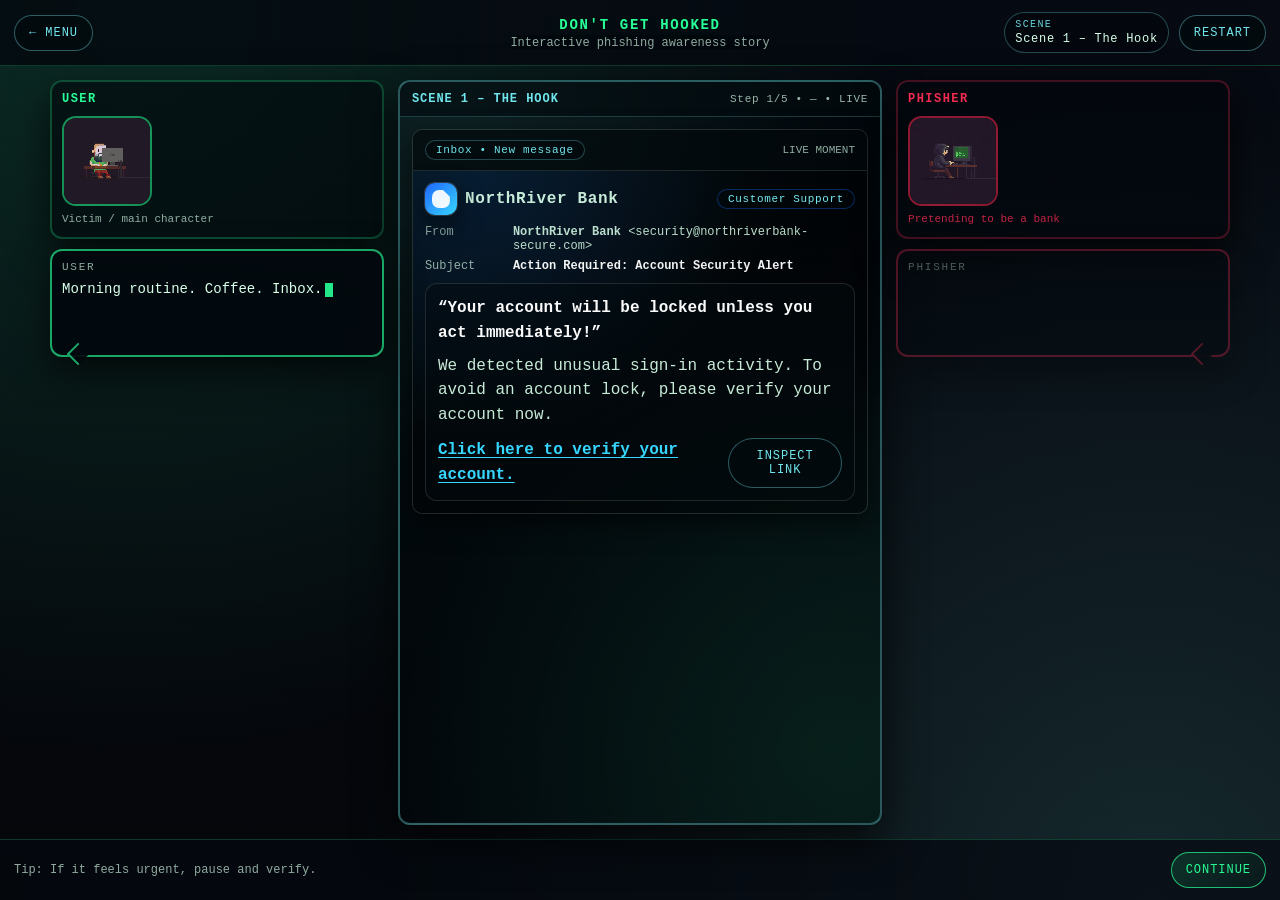
<file: Social Engineering Simulation/pishing/phishing.html>
<!doctype html>
<html lang="en">

<head>
  <meta charset="UTF-8" />
  <meta name="viewport" content="width=device-width, initial-scale=1.0" />
  <meta name="description"
    content="A playable interactive story that teaches phishing awareness in the browser. No login, no tracking, no backend." />
  <title>Level 1 — Phishing Attack</title>
  <link rel="stylesheet" href="./styles.css" />
</head>

<body>
  <div class="app" id="app">
    <header class="topbar" aria-label="Game header">
      <div class="topbar__left">
        <a href="./index.html" class="btn btn--ghost back-btn">← Menu</a>
        <div class="brand">
          <div class="brand__title">DON'T GET HOOKED</div>
          <div class="brand__subtitle">Interactive phishing awareness story</div>
        </div>
      </div>

      <div class="topbar__right">
        <div class="status" aria-live="polite">
          <div class="status__label">Scene</div>
          <div class="status__value" id="uiSceneLabel">—</div>
        </div>
        <button class="btn btn--ghost" id="uiRestartBtn" type="button">
          Restart
        </button>
      </div>
    </header>

    <main class="stage" aria-label="Story stage">
      <div class="scanlines" aria-hidden="true"></div>

      <section class="stage__grid" aria-label="Characters and story panel">
        <!-- LEFT: User -->
        <aside class="char char--user" aria-label="User (victim) character">
          <div class="char__card">
            <div class="char__name">User</div>
            <div class="char__sprite" aria-hidden="true">
              <img class="char__img" src="./support.png" alt="" loading="eager" />
              <div class="char__imgFallback char__imgFallback--user" title="User"></div>
            </div>
            <div class="char__tag">Victim / main character</div>
          </div>

          <div class="bubble bubble--user" id="uiUserBubble" role="group" aria-label="User dialogue">
            <div class="bubble__name">User</div>
            <div class="bubble__text" id="uiUserText"></div>
          </div>
        </aside>

        <!-- CENTER: Scene panel -->
        <section class="panel" aria-label="Interactive scene panel">
          <div class="panel__top">
            <div class="panel__title" id="uiPanelTitle">—</div>
            <div class="panel__meta" id="uiPanelMeta">—</div>
          </div>

          <div class="panel__body" id="uiCenter"></div>
        </section>

        <!-- RIGHT: Phisher -->
        <aside class="char char--phisher" aria-label="Phisher (attacker) character">
          <div class="char__card char__card--phisher">
            <div class="char__name char__name--phisher">Phisher</div>
            <div class="char__sprite" aria-hidden="true">
              <img class="char__img" src="./hacker.png" alt="" loading="eager" />
              <div class="char__imgFallback char__imgFallback--phisher" title="Phisher"></div>
            </div>
            <div class="char__tag char__tag--phisher">Pretending to be a bank</div>
          </div>

          <div class="bubble bubble--phisher" id="uiPhisherBubble" role="group" aria-label="Phisher dialogue">
            <div class="bubble__name">Phisher</div>
            <div class="bubble__text" id="uiPhisherText"></div>
          </div>
        </aside>
      </section>
    </main>

    <footer class="controls" aria-label="Controls">
      <div class="controls__left">
        <div class="hint" id="uiHint">
          Tip: If it feels urgent, pause and verify.
        </div>
      </div>

      <div class="controls__right">
        <div class="choices" id="uiChoices" aria-label="Choices"></div>
        <button class="btn btn--primary" id="uiContinueBtn" type="button">
          Continue
        </button>
        <button class="btn btn--primary" id="uiHomeBtn" type="button" style="display:none;">
          Home
        </button>
      </div>
    </footer>

  </div>

  <!-- Mobile-friendly "inspect link" modal -->
  <dialog class="modal" id="uiModal" aria-label="Inspection details">
    <div class="modal__card">
      <div class="modal__title" id="uiModalTitle">Inspection</div>
      <div class="modal__body" id="uiModalBody"></div>
      <div class="modal__actions">
        <button class="btn btn--ghost" id="uiModalCloseBtn" type="button">
          Close
        </button>
      </div>
    </div>
  </dialog>

  <script src="./script.js" defer></script>
</body>

</html>
</file>
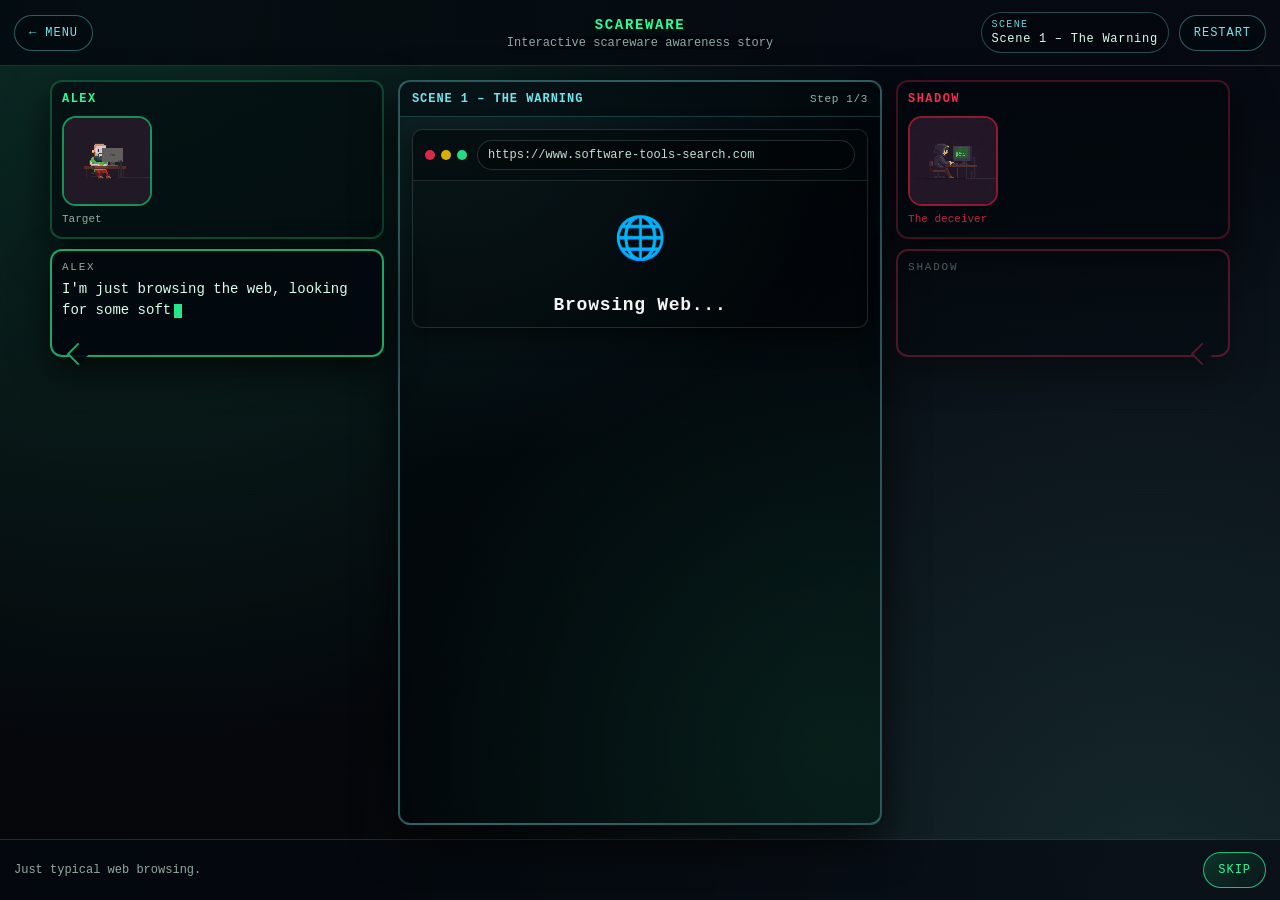
<file: Social Engineering Simulation/pishing/scareware.html>
<!doctype html>
<html lang="en">

<head>
    <meta charset="UTF-8" />
    <meta name="viewport" content="width=device-width, initial-scale=1.0" />
    <meta name="description"
        content="Interactive scareware awareness story — learn how fake security warnings deceive users." />
    <title>Level 5 — Scareware Attack</title>
    <link rel="stylesheet" href="./styles.css" />
</head>

<body>
    <div class="app" id="app">
        <header class="topbar">
            <div class="topbar__left">
                <a href="./index.html" class="btn btn--ghost back-btn">← Menu</a>
                <div class="brand">
                    <div class="brand__title">SCAREWARE</div>
                    <div class="brand__subtitle">Interactive scareware awareness story</div>
                </div>
            </div>
            <div class="topbar__right">
                <div class="status" aria-live="polite">
                    <div class="status__label">Scene</div>
                    <div class="status__value" id="uiSceneLabel">—</div>
                </div>
                <button class="btn btn--ghost" id="uiRestartBtn" type="button">Restart</button>
            </div>
        </header>

        <main class="stage">
            <div class="scanlines" aria-hidden="true"></div>
            <section class="stage__grid">
                <aside class="char char--user">
                    <div class="char__card">
                        <div class="char__name">Alex</div>
                        <div class="char__sprite">
                            <img class="char__img" src="./support.png" alt="" />
                            <div class="char__imgFallback char__imgFallback--user"></div>
                        </div>
                        <div class="char__tag">Target</div>
                    </div>
                    <div class="bubble bubble--user" id="uiUserBubble">
                        <div class="bubble__name">Alex</div>
                        <div class="bubble__text" id="uiUserText"></div>
                    </div>
                </aside>

                <section class="panel">
                    <div class="panel__top">
                        <div class="panel__title" id="uiPanelTitle">—</div>
                        <div class="panel__meta" id="uiPanelMeta">—</div>
                    </div>
                    <div class="panel__body" id="uiCenter"></div>
                </section>

                <aside class="char char--phisher">
                    <div class="char__card char__card--phisher">
                        <div class="char__name char__name--phisher">Shadow</div>
                        <div class="char__sprite">
                            <img class="char__img" src="./hacker.png" alt="" />
                            <div class="char__imgFallback char__imgFallback--phisher"></div>
                        </div>
                        <div class="char__tag char__tag--phisher">The deceiver</div>
                    </div>
                    <div class="bubble bubble--phisher" id="uiPhisherBubble">
                        <div class="bubble__name">Shadow</div>
                        <div class="bubble__text" id="uiPhisherText"></div>
                    </div>
                </aside>
            </section>
        </main>

        <footer class="controls">
            <div class="controls__left">
                <div class="hint" id="uiHint">Don't let fear manipulate you.</div>
            </div>
            <div class="controls__right">
                <div class="choices" id="uiChoices"></div>
                <button class="btn btn--primary" id="uiContinueBtn" type="button">Continue</button>
                <button class="btn btn--primary" id="uiHomeBtn" type="button" style="display:none;">Home</button>
            </div>
        </footer>
    </div>
    <script src="./scareware.js" defer></script>
</body>

</html>
</file>
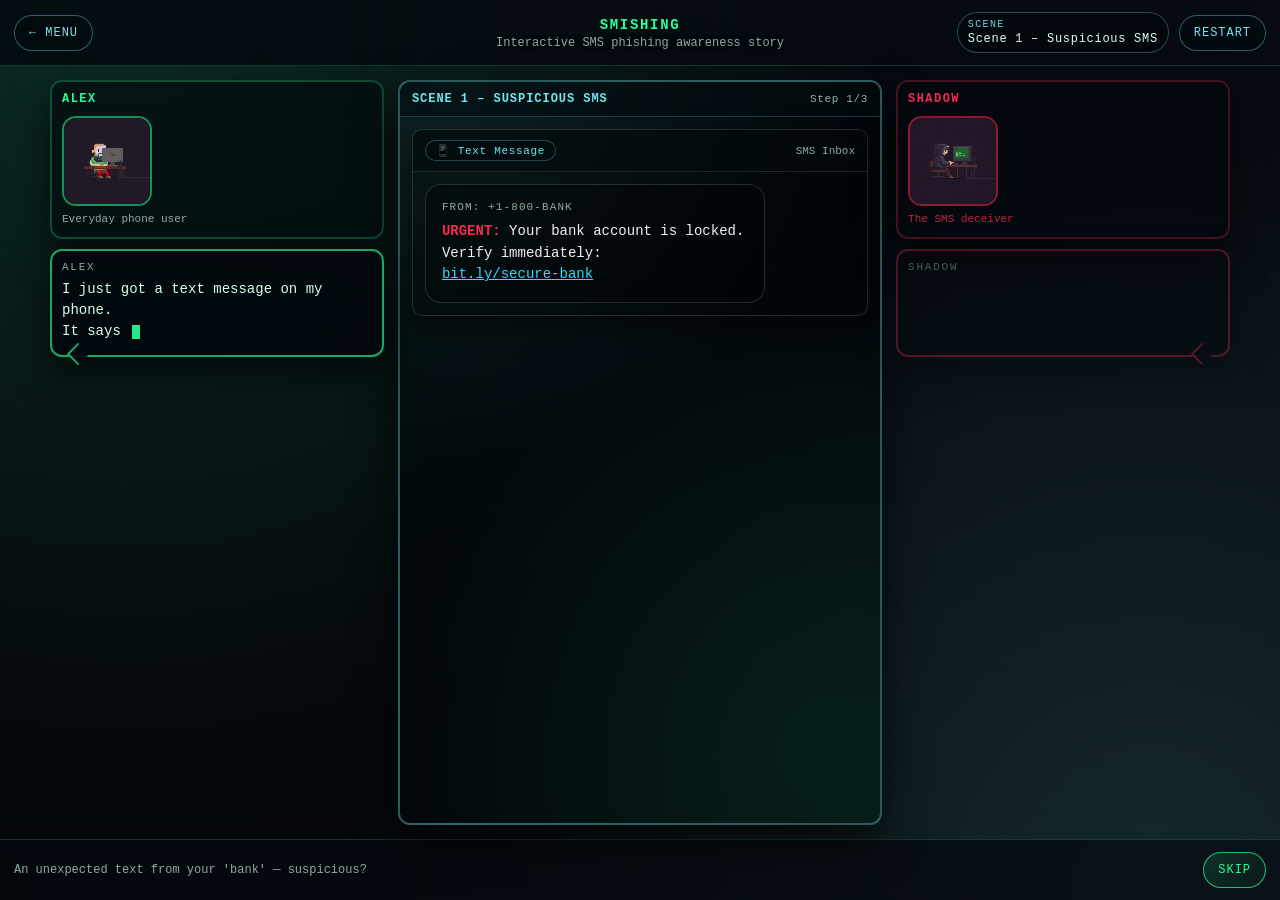
<file: Social Engineering Simulation/pishing/smishing.html>
<!doctype html>
<html lang="en">

<head>
    <meta charset="UTF-8" />
    <meta name="viewport" content="width=device-width, initial-scale=1.0" />
    <meta name="description"
        content="Interactive smishing awareness story — learn how SMS phishing attacks steal credentials." />
    <title>Level 3 — Smishing Attack</title>
    <link rel="stylesheet" href="./styles.css" />
</head>

<body>
    <div class="app" id="app">
        <header class="topbar">
            <div class="topbar__left">
                <a href="./index.html" class="btn btn--ghost back-btn">← Menu</a>
                <div class="brand">
                    <div class="brand__title">SMISHING</div>
                    <div class="brand__subtitle">Interactive SMS phishing awareness story</div>
                </div>
            </div>
            <div class="topbar__right">
                <div class="status" aria-live="polite">
                    <div class="status__label">Scene</div>
                    <div class="status__value" id="uiSceneLabel">—</div>
                </div><button class="btn btn--ghost" id="uiRestartBtn" type="button">Restart</button>
            </div>
        </header>
        <main class="stage">
            <div class="scanlines" aria-hidden="true"></div>
            <section class="stage__grid">
                <aside class="char char--user">
                    <div class="char__card">
                        <div class="char__name">Alex</div>
                        <div class="char__sprite"><img class="char__img" src="./support.png" alt="" />
                            <div class="char__imgFallback char__imgFallback--user"></div>
                        </div>
                        <div class="char__tag">Everyday phone user</div>
                    </div>
                    <div class="bubble bubble--user" id="uiUserBubble">
                        <div class="bubble__name">Alex</div>
                        <div class="bubble__text" id="uiUserText"></div>
                    </div>
                </aside>
                <section class="panel">
                    <div class="panel__top">
                        <div class="panel__title" id="uiPanelTitle">—</div>
                        <div class="panel__meta" id="uiPanelMeta">—</div>
                    </div>
                    <div class="panel__body" id="uiCenter"></div>
                </section>
                <aside class="char char--phisher">
                    <div class="char__card char__card--phisher">
                        <div class="char__name char__name--phisher">Shadow</div>
                        <div class="char__sprite"><img class="char__img" src="./hacker.png" alt="" />
                            <div class="char__imgFallback char__imgFallback--phisher"></div>
                        </div>
                        <div class="char__tag char__tag--phisher">The SMS deceiver</div>
                    </div>
                    <div class="bubble bubble--phisher" id="uiPhisherBubble">
                        <div class="bubble__name">Shadow</div>
                        <div class="bubble__text" id="uiPhisherText"></div>
                    </div>
                </aside>
            </section>
        </main>
        <footer class="controls">
            <div class="controls__left">
                <div class="hint" id="uiHint">Don't trust urgent messages.</div>
            </div>
            <div class="controls__right">
                <div class="choices" id="uiChoices"></div><button class="btn btn--primary" id="uiContinueBtn"
                    type="button">Continue</button><button class="btn btn--primary" id="uiHomeBtn" type="button"
                    style="display:none;">Home</button>
            </div>
        </footer>

    </div>
    <script src="./smishing.js" defer></script>
</body>

</html>
</file>
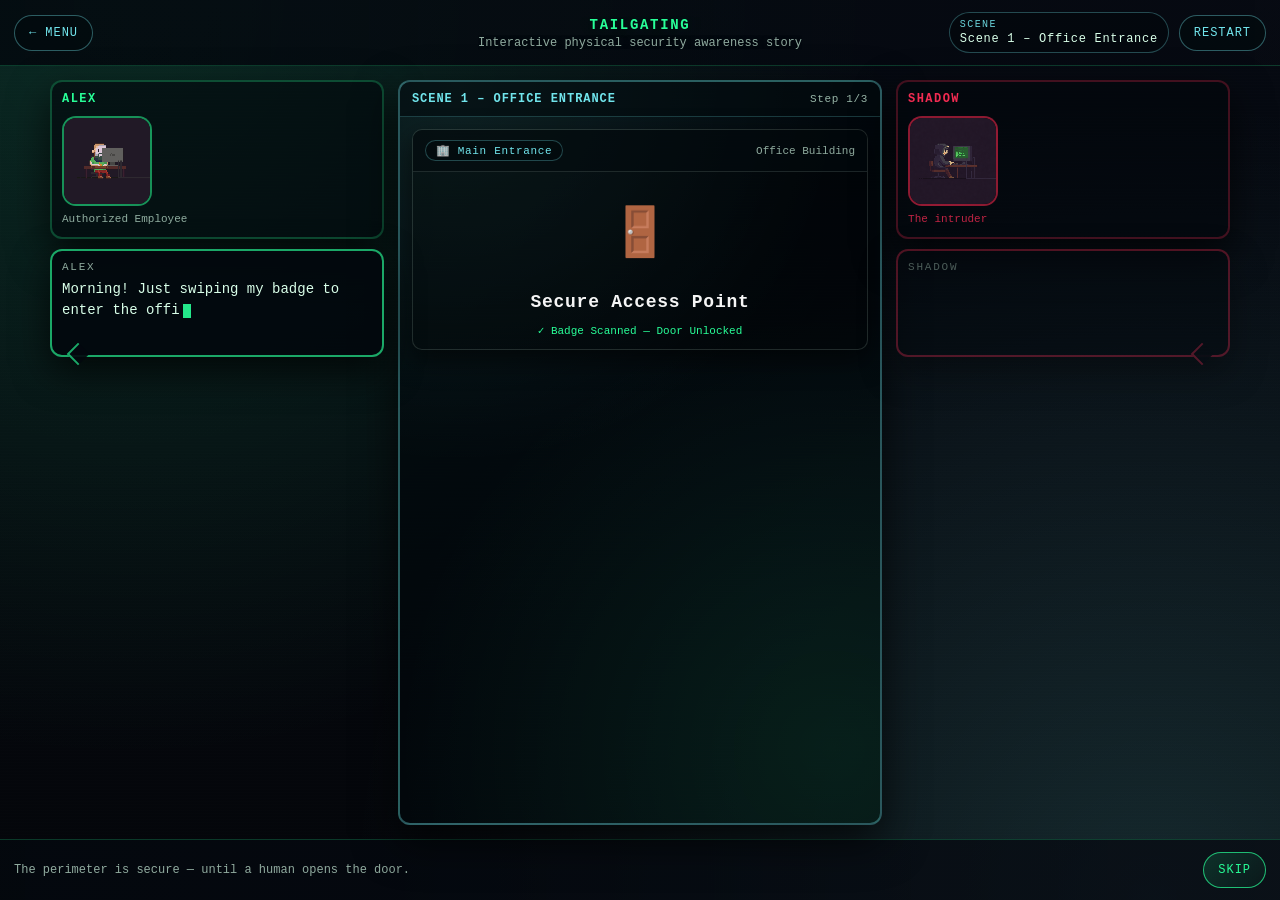
<file: Social Engineering Simulation/pishing/tailgating.html>
<!doctype html>
<html lang="en">

<head>
    <meta charset="UTF-8" />
    <meta name="viewport" content="width=device-width, initial-scale=1.0" />
    <meta name="description"
        content="Interactive tailgating awareness story — learn how attackers gain physical access." />
    <title>Level 8 — Tailgating Attack</title>
    <link rel="stylesheet" href="./styles.css" />
</head>

<body>
    <div class="app" id="app">
        <header class="topbar">
            <div class="topbar__left">
                <a href="./index.html" class="btn btn--ghost back-btn">← Menu</a>
                <div class="brand">
                    <div class="brand__title">TAILGATING</div>
                    <div class="brand__subtitle">Interactive physical security awareness story</div>
                </div>
            </div>
            <div class="topbar__right">
                <div class="status" aria-live="polite">
                    <div class="status__label">Scene</div>
                    <div class="status__value" id="uiSceneLabel">—</div>
                </div>
                <button class="btn btn--ghost" id="uiRestartBtn" type="button">Restart</button>
            </div>
        </header>

        <main class="stage">
            <div class="scanlines" aria-hidden="true"></div>
            <section class="stage__grid">
                <aside class="char char--user">
                    <div class="char__card">
                        <div class="char__name">Alex</div>
                        <div class="char__sprite">
                            <img class="char__img" src="./support.png" alt="" />
                            <div class="char__imgFallback char__imgFallback--user"></div>
                        </div>
                        <div class="char__tag">Authorized Employee</div>
                    </div>
                    <div class="bubble bubble--user" id="uiUserBubble">
                        <div class="bubble__name">Alex</div>
                        <div class="bubble__text" id="uiUserText"></div>
                    </div>
                </aside>

                <section class="panel">
                    <div class="panel__top">
                        <div class="panel__title" id="uiPanelTitle">—</div>
                        <div class="panel__meta" id="uiPanelMeta">—</div>
                    </div>
                    <div class="panel__body" id="uiCenter"></div>
                </section>

                <aside class="char char--phisher">
                    <div class="char__card char__card--phisher">
                        <div class="char__name char__name--phisher">Shadow</div>
                        <div class="char__sprite">
                            <img class="char__img" src="./hacker.png" alt="" />
                            <div class="char__imgFallback char__imgFallback--phisher"></div>
                        </div>
                        <div class="char__tag char__tag--phisher">The intruder</div>
                    </div>
                    <div class="bubble bubble--phisher" id="uiPhisherBubble">
                        <div class="bubble__name">Shadow</div>
                        <div class="bubble__text" id="uiPhisherText"></div>
                    </div>
                </aside>
            </section>
        </main>

        <footer class="controls">
            <div class="controls__left">
                <div class="hint" id="uiHint">Politeness can compromise security.</div>
            </div>
            <div class="controls__right">
                <div class="choices" id="uiChoices"></div>
                <button class="btn btn--primary" id="uiContinueBtn" type="button">Continue</button>
                <button class="btn btn--primary" id="uiHomeBtn" type="button" style="display:none;">Home</button>
            </div>
        </footer>
    </div>
    <script src="./tailgating.js" defer></script>
</body>

</html>
</file>
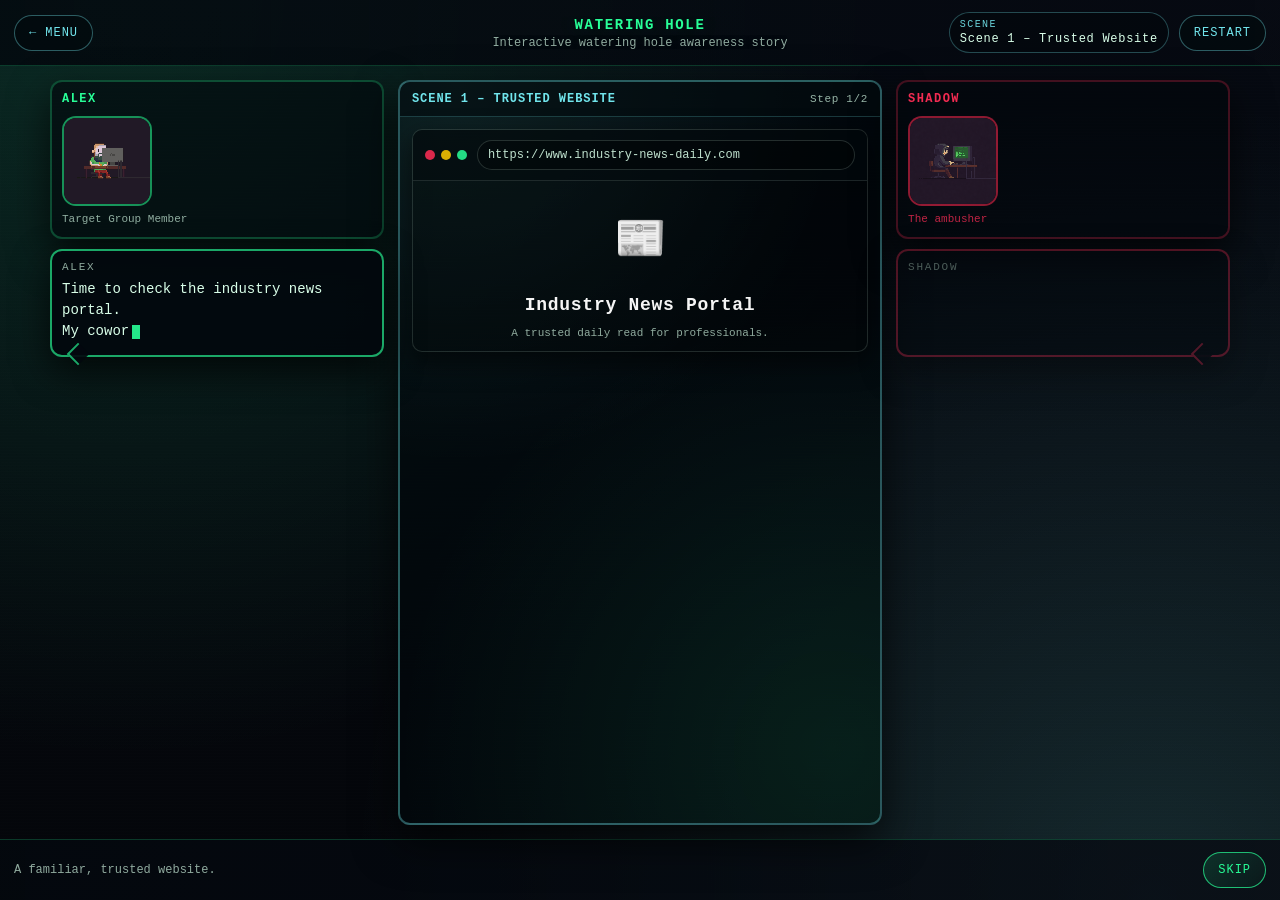
<file: Social Engineering Simulation/pishing/wateringhole.html>
<!doctype html>
<html lang="en">

<head>
    <meta charset="UTF-8" />
    <meta name="viewport" content="width=device-width, initial-scale=1.0" />
    <meta name="description"
        content="Interactive watering hole awareness story — learn how attackers infect trusted websites." />
    <title>Level 6 — Watering Hole Attack</title>
    <link rel="stylesheet" href="./styles.css" />
</head>

<body>
    <div class="app" id="app">
        <header class="topbar">
            <div class="topbar__left">
                <a href="./index.html" class="btn btn--ghost back-btn">← Menu</a>
                <div class="brand">
                    <div class="brand__title">WATERING HOLE</div>
                    <div class="brand__subtitle">Interactive watering hole awareness story</div>
                </div>
            </div>
            <div class="topbar__right">
                <div class="status" aria-live="polite">
                    <div class="status__label">Scene</div>
                    <div class="status__value" id="uiSceneLabel">—</div>
                </div>
                <button class="btn btn--ghost" id="uiRestartBtn" type="button">Restart</button>
            </div>
        </header>

        <main class="stage">
            <div class="scanlines" aria-hidden="true"></div>
            <section class="stage__grid">
                <aside class="char char--user">
                    <div class="char__card">
                        <div class="char__name">Alex</div>
                        <div class="char__sprite">
                            <img class="char__img" src="./support.png" alt="" />
                            <div class="char__imgFallback char__imgFallback--user"></div>
                        </div>
                        <div class="char__tag">Target Group Member</div>
                    </div>
                    <div class="bubble bubble--user" id="uiUserBubble">
                        <div class="bubble__name">Alex</div>
                        <div class="bubble__text" id="uiUserText"></div>
                    </div>
                </aside>

                <section class="panel">
                    <div class="panel__top">
                        <div class="panel__title" id="uiPanelTitle">—</div>
                        <div class="panel__meta" id="uiPanelMeta">—</div>
                    </div>
                    <div class="panel__body" id="uiCenter"></div>
                </section>

                <aside class="char char--phisher">
                    <div class="char__card char__card--phisher">
                        <div class="char__name char__name--phisher">Shadow</div>
                        <div class="char__sprite">
                            <img class="char__img" src="./hacker.png" alt="" />
                            <div class="char__imgFallback char__imgFallback--phisher"></div>
                        </div>
                        <div class="char__tag char__tag--phisher">The ambusher</div>
                    </div>
                    <div class="bubble bubble--phisher" id="uiPhisherBubble">
                        <div class="bubble__name">Shadow</div>
                        <div class="bubble__text" id="uiPhisherText"></div>
                    </div>
                </aside>
            </section>
        </main>

        <footer class="controls">
            <div class="controls__left">
                <div class="hint" id="uiHint">Even trusted sites can be compromised.</div>
            </div>
            <div class="controls__right">
                <div class="choices" id="uiChoices"></div>
                <button class="btn btn--primary" id="uiContinueBtn" type="button">Continue</button>
                <button class="btn btn--primary" id="uiHomeBtn" type="button" style="display:none;">Home</button>
            </div>
        </footer>
    </div>
    <script src="./wateringhole.js" defer></script>
</body>

</html>
</file>
<file: Social Engineering Simulation/pishing/styles.css>
/* =========================================================
   Don’t Get Hooked — CSS
   - Dark / cyber aesthetic
   - Pixel / retro feel using monospace + crisp borders
   - No frameworks, no canvas
   ========================================================= */

:root {
  --bg0: #04060a;
  --bg1: #060a12;
  --panel: rgba(3, 8, 14, 0.92);
  --text: #d9ffe9;
  --muted: rgba(217, 255, 233, 0.66);

  --neon: #28ff98;
  --neon2: #7bf7ff;
  --danger: #ff2d55;
  --warn: #ffcc00;

  --border: rgba(40, 255, 152, 0.75);
  --borderSoft: rgba(40, 255, 152, 0.25);
  --shadow: rgba(0, 0, 0, 0.7);

  --radius: 12px;
  --radiusSm: 10px;

  --font: ui-monospace, "Cascadia Mono", "SFMono-Regular", Menlo, Consolas,
    "Liberation Mono", "Courier New", monospace;
}

* {
  box-sizing: border-box;
}

html,
body {
  height: 100%;
}

body {
  margin: 0;
  background:
    radial-gradient(circle at 10% 0%, rgba(40, 255, 152, 0.14), transparent 52%),
    radial-gradient(circle at 90% 100%, rgba(123, 247, 255, 0.14), transparent 55%),
    linear-gradient(180deg, var(--bg1), var(--bg0));
  color: var(--text);
  font-family: var(--font);
}

.app {
  min-height: 100%;
  display: flex;
  flex-direction: column;
}

.topbar {
  display: flex;
  align-items: center;
  justify-content: space-between;
  gap: 12px;
  padding: 12px 14px;
  border-bottom: 1px solid rgba(40, 255, 152, 0.2);
  background: linear-gradient(90deg, rgba(3, 8, 14, 0.85), rgba(7, 10, 18, 0.75));
  position: relative;
}

.topbar__left {
  display: flex;
  align-items: center;
  gap: 12px;
  min-width: 0;
}

.topbar__right {
  position: relative;
  z-index: 3;
}

/* =========================================================
   Header layout: keep MENU button left, center level title
   - Applies to level pages (they have .back-btn in the header)
   - Centers relative to full viewport (not shifted by MENU)
   ========================================================= */

.topbar__left .back-btn {
  position: absolute;
  left: 14px;
  top: 50%;
  transform: translateY(-50%);
  z-index: 4;
}

.topbar__left .back-btn ~ .brand {
  position: absolute;
  left: 50%;
  top: 50%;
  transform: translate(-50%, -50%);
  text-align: center;
  z-index: 2;
  pointer-events: none;
  max-width: min(62vw, 680px);
}

.topbar__left .back-btn ~ .brand .brand__title,
.topbar__left .back-btn ~ .brand .brand__subtitle {
  pointer-events: none;
}

.topbar__left .back-btn ~ .brand .brand__subtitle {
  margin-top: 3px;
}

.topbar__left .back-btn ~ .brand .brand__title {
  text-shadow: 0 0 22px rgba(40, 255, 152, 0.18);
}

.topbar__left .back-btn ~ .brand .brand__subtitle {
  text-shadow: 0 0 18px rgba(0, 0, 0, 0.35);
}

.topbar__left .back-btn ~ .brand {
  white-space: nowrap;
  overflow: hidden;
  text-overflow: ellipsis;
}

.topbar__left .back-btn ~ .brand .brand__subtitle {
  white-space: nowrap;
  overflow: hidden;
  text-overflow: ellipsis;
}

.brand__title {
  font-weight: 800;
  letter-spacing: 0.12em;
  text-transform: uppercase;
  color: var(--neon);
  font-size: 14px;
}

.brand__subtitle {
  margin-top: 2px;
  color: var(--muted);
  font-size: 12px;
}

.topbar__right {
  display: flex;
  align-items: center;
  gap: 10px;
}

.status {
  display: grid;
  gap: 2px;
  padding: 6px 10px;
  border: 1px solid rgba(123, 247, 255, 0.28);
  border-radius: 999px;
  background: rgba(2, 8, 12, 0.6);
}

.status__label {
  font-size: 10px;
  color: rgba(123, 247, 255, 0.85);
  text-transform: uppercase;
  letter-spacing: 0.14em;
}

.status__value {
  font-size: 12px;
  color: var(--text);
  letter-spacing: 0.06em;
}

.stage {
  flex: 1;
  display: flex;
  padding: 14px;
  position: relative;
}

.stage__grid {
  width: min(1180px, 100%);
  margin: 0 auto;
  display: grid;
  grid-template-columns: minmax(0, 1fr) minmax(0, 1.45fr) minmax(0, 1fr);
  gap: 14px;
  align-items: stretch;
  position: relative;
}

.scanlines {
  pointer-events: none;
  position: absolute;
  inset: 0;
  opacity: 0.22;
  background-image: linear-gradient(rgba(255, 255, 255, 0.028) 1px, transparent 1px);
  background-size: 100% 3px;
  mix-blend-mode: overlay;
}

.char {
  display: grid;
  align-content: start;
  gap: 10px;
}

.char__card {
  border: 2px solid var(--borderSoft);
  border-radius: var(--radius);
  padding: 10px;
  background: rgba(2, 7, 12, 0.62);
  box-shadow: 0 16px 40px var(--shadow);
}

.char__card--phisher {
  border-color: rgba(255, 45, 85, 0.25);
}

.char__name {
  font-weight: 800;
  letter-spacing: 0.12em;
  text-transform: uppercase;
  font-size: 12px;
  color: var(--neon);
}

.char__name--phisher {
  color: rgba(255, 45, 85, 0.95);
}

.char__tag {
  margin-top: 6px;
  color: var(--muted);
  font-size: 11px;
  line-height: 1.35;
}

.char__tag--phisher {
  color: rgba(255, 45, 85, 0.75);
}

.char__sprite {
  margin-top: 10px;
  width: 90px;
  height: 90px;
  border-radius: 14px;
  border: 2px solid rgba(40, 255, 152, 0.55);
  background:
    radial-gradient(circle at 30% 20%, rgba(40, 255, 152, 0.12), transparent 55%),
    rgba(0, 0, 0, 0.45);
  overflow: hidden;
  position: relative;
  image-rendering: pixelated;
}

.char--phisher .char__sprite {
  border-color: rgba(255, 45, 85, 0.55);
  background:
    radial-gradient(circle at 30% 20%, rgba(255, 45, 85, 0.12), transparent 55%),
    rgba(0, 0, 0, 0.45);
}

.char__img {
  width: 100%;
  height: 100%;
  object-fit: contain;
  display: block;
  image-rendering: pixelated;
}

.char__imgFallback {
  position: absolute;
  inset: 0;
  display: none;
}

/* Fallback "pixel" avatar (simple blocky silhouette) */
.char__imgFallback--user {
  background:
    linear-gradient(90deg, transparent 0 18%, rgba(40, 255, 152, 0.9) 18% 82%, transparent 82% 100%),
    linear-gradient(180deg, rgba(40, 255, 152, 0.8) 0 18%, transparent 18% 100%);
  opacity: 0.25;
}

.char__imgFallback--phisher {
  background:
    linear-gradient(90deg, transparent 0 18%, rgba(255, 45, 85, 0.95) 18% 82%, transparent 82% 100%),
    linear-gradient(180deg, rgba(255, 45, 85, 0.85) 0 18%, transparent 18% 100%);
  opacity: 0.25;
}

.bubble {
  border-radius: var(--radius);
  border: 2px solid rgba(40, 255, 152, 0.65);
  background: var(--panel);
  box-shadow: 0 14px 36px var(--shadow);
  padding: 10px 10px 12px;
  position: relative;
  min-height: 108px;
}

.bubble--phisher {
  border-color: rgba(255, 45, 85, 0.6);
}

.bubble::after {
  content: "";
  position: absolute;
  width: 14px;
  height: 14px;
  background: inherit;
  bottom: -7px;
  left: 18px;
  transform: rotate(45deg);
  border-left: 2px solid rgba(40, 255, 152, 0.65);
  border-bottom: 2px solid rgba(40, 255, 152, 0.65);
}

.bubble--phisher::after {
  left: auto;
  right: 18px;
  border-left-color: rgba(255, 45, 85, 0.6);
  border-bottom-color: rgba(255, 45, 85, 0.6);
}

.bubble__name {
  font-size: 11px;
  color: var(--muted);
  text-transform: uppercase;
  letter-spacing: 0.16em;
}

.bubble__text {
  margin-top: 6px;
  font-size: 14px;
  line-height: 1.5;
  white-space: pre-wrap;
}

.panel {
  border-radius: var(--radius);
  border: 2px solid rgba(123, 247, 255, 0.32);
  background:
    radial-gradient(circle at 12% 0%, rgba(123, 247, 255, 0.09), transparent 45%),
    radial-gradient(circle at 90% 90%, rgba(40, 255, 152, 0.08), transparent 55%),
    rgba(2, 7, 12, 0.72);
  box-shadow: 0 16px 44px var(--shadow);
  overflow: hidden;
  display: flex;
  flex-direction: column;
  min-height: 520px;
}

.panel__top {
  padding: 10px 12px;
  border-bottom: 1px solid rgba(123, 247, 255, 0.2);
  display: flex;
  align-items: baseline;
  justify-content: space-between;
  gap: 12px;
  background: rgba(2, 10, 14, 0.6);
}

.panel__title {
  font-weight: 800;
  letter-spacing: 0.08em;
  text-transform: uppercase;
  color: rgba(123, 247, 255, 0.92);
  font-size: 12px;
}

.panel__meta {
  color: rgba(217, 255, 233, 0.7);
  font-size: 11px;
  letter-spacing: 0.06em;
}

.panel__body {
  flex: 1;
  padding: 12px;
  min-height: 0;
}

.controls {
  display: flex;
  align-items: center;
  justify-content: space-between;
  gap: 12px;
  padding: 12px 14px;
  border-top: 1px solid rgba(40, 255, 152, 0.2);
  background: linear-gradient(90deg, rgba(3, 8, 14, 0.85), rgba(7, 10, 18, 0.75));
}

.hint {
  font-size: 12px;
  color: var(--muted);
}

.controls__right {
  display: flex;
  align-items: center;
  gap: 10px;
  flex-wrap: wrap;
  justify-content: flex-end;
}

.choices {
  display: flex;
  gap: 10px;
  flex-wrap: wrap;
  align-items: center;
  justify-content: flex-end;
}

.btn {
  font-family: var(--font);
  border-radius: 999px;
  border: 1px solid rgba(40, 255, 152, 0.38);
  background: rgba(2, 10, 14, 0.7);
  color: var(--text);
  cursor: pointer;
  padding: 10px 14px;
  font-size: 12px;
  letter-spacing: 0.08em;
  text-transform: uppercase;
  transition:
    transform 0.08s ease-out,
    box-shadow 0.18s ease-out,
    border-color 0.18s ease-out,
    background 0.18s ease-out,
    opacity 0.18s ease-out;
}

.btn:hover {
  transform: translateY(-1px);
  box-shadow:
    0 0 0 1px rgba(40, 255, 152, 0.18),
    0 14px 30px rgba(0, 0, 0, 0.7);
}

.btn:active {
  transform: translateY(0);
}

.btn:focus-visible {
  outline: 2px solid rgba(123, 247, 255, 0.9);
  outline-offset: 2px;
}

.btn[disabled] {
  opacity: 0.5;
  cursor: not-allowed;
  transform: none;
  box-shadow: none;
}

.btn[disabled]:hover {
  transform: none;
  box-shadow: none;
}

.btn--primary {
  border-color: rgba(40, 255, 152, 0.7);
  background: linear-gradient(
    135deg,
    rgba(40, 255, 152, 0.14),
    rgba(40, 255, 152, 0.03)
  );
  color: rgba(40, 255, 152, 0.98);
}

.btn--danger {
  border-color: rgba(255, 45, 85, 0.8);
  background: linear-gradient(135deg, rgba(255, 45, 85, 0.18), rgba(255, 45, 85, 0.04));
  color: rgba(255, 45, 85, 0.98);
}

.btn--ghost {
  border-color: rgba(123, 247, 255, 0.35);
  color: rgba(123, 247, 255, 0.92);
}

.btnChoice {
  text-transform: none;
  letter-spacing: 0.02em;
  padding: 10px 12px;
  border-radius: 14px;
  font-size: 13px;
}

.btnChoice--safe {
  border-color: rgba(40, 255, 152, 0.65);
}

.btnChoice--risk {
  border-color: rgba(255, 204, 0, 0.7);
}

.btnChoice--bad {
  border-color: rgba(255, 45, 85, 0.75);
}

.typeCursor {
  display: inline-block;
  width: 8px;
  height: 1em;
  margin-left: 3px;
  background: rgba(40, 255, 152, 0.9);
  vertical-align: text-bottom;
  animation: blink 0.9s steps(1, end) infinite;
}

@keyframes blink {
  0%,
  49% {
    opacity: 1;
  }
  50%,
  100% {
    opacity: 0;
  }
}

/* =========================================================
   Center panel UI components (email / fake login / consequence / lesson)
   ========================================================= */

.card {
  border-radius: var(--radiusSm);
  border: 1px solid rgba(217, 255, 233, 0.14);
  background: rgba(0, 0, 0, 0.28);
  box-shadow: 0 10px 26px rgba(0, 0, 0, 0.55);
  overflow: hidden;
}

.card__hdr {
  padding: 10px 12px;
  display: flex;
  align-items: center;
  justify-content: space-between;
  gap: 10px;
  border-bottom: 1px solid rgba(217, 255, 233, 0.12);
  background: rgba(2, 10, 14, 0.55);
}

.pill {
  display: inline-flex;
  align-items: center;
  gap: 6px;
  padding: 3px 10px;
  border-radius: 999px;
  border: 1px solid rgba(123, 247, 255, 0.26);
  background: rgba(2, 8, 12, 0.4);
  font-size: 11px;
  color: rgba(123, 247, 255, 0.92);
  letter-spacing: 0.06em;
}

.monoSmall {
  font-size: 11px;
  color: var(--muted);
}

/* Email */
.email {
  padding: 12px;
  display: grid;
  gap: 10px;
  background:
    radial-gradient(circle at 14% 0%, rgba(18, 110, 255, 0.14), transparent 52%),
    rgba(0, 0, 0, 0.22);
}

.email__brandRow {
  display: flex;
  align-items: center;
  justify-content: space-between;
  gap: 10px;
}

.bankLogo {
  display: inline-flex;
  align-items: center;
  gap: 8px;
}

.bankLogo__mark {
  width: 32px;
  height: 32px;
  border-radius: 10px;
  background: linear-gradient(135deg, #1e66ff, #37d6ff);
  box-shadow: 0 0 0 1px rgba(255, 255, 255, 0.16), 0 10px 26px rgba(0, 0, 0, 0.6);
  position: relative;
}

.bankLogo__mark::after {
  content: "";
  position: absolute;
  inset: 7px;
  border-radius: 7px;
  background: rgba(255, 255, 255, 0.92);
  clip-path: polygon(0 0, 62% 0, 100% 38%, 100% 100%, 0 100%);
}

.bankLogo__name {
  font-weight: 800;
  letter-spacing: 0.04em;
  color: rgba(217, 255, 233, 0.92);
}

.email__metaGrid {
  display: grid;
  gap: 6px;
  font-size: 12px;
  color: rgba(217, 255, 233, 0.86);
}

.email__metaRow {
  display: grid;
  grid-template-columns: 78px 1fr;
  gap: 10px;
  align-items: baseline;
}

.email__metaKey {
  color: var(--muted);
}

.email__subject {
  font-weight: 800;
  color: rgba(255, 255, 255, 0.95);
}

.email__body {
  padding: 12px;
  border-radius: 12px;
  border: 1px solid rgba(255, 255, 255, 0.12);
  background: rgba(2, 10, 14, 0.5);
  color: rgba(217, 255, 233, 0.92);
  line-height: 1.55;
}

.email__cta {
  margin-top: 10px;
  display: inline-flex;
  align-items: center;
  gap: 10px;
}

.email__link {
  color: #37d6ff;
  text-decoration: underline;
  text-underline-offset: 3px;
  font-weight: 800;
}

.email__link:hover {
  color: #7bf7ff;
}

.urlTip {
  margin-top: 8px;
  font-size: 11px;
  color: rgba(123, 247, 255, 0.82);
  border-left: 3px solid rgba(123, 247, 255, 0.6);
  padding-left: 10px;
}

/* Fake login */
.browserBar {
  display: flex;
  align-items: center;
  gap: 10px;
  padding: 10px 12px;
  border-bottom: 1px solid rgba(217, 255, 233, 0.12);
  background: rgba(2, 10, 14, 0.55);
}

.dotRow {
  display: inline-flex;
  gap: 6px;
  align-items: center;
}

.dot {
  width: 10px;
  height: 10px;
  border-radius: 999px;
  background: rgba(255, 255, 255, 0.16);
}

.dot--r {
  background: rgba(255, 45, 85, 0.85);
}
.dot--y {
  background: rgba(255, 204, 0, 0.85);
}
.dot--g {
  background: rgba(40, 255, 152, 0.85);
}

.address {
  flex: 1;
  min-width: 0;
  border-radius: 999px;
  padding: 7px 10px;
  border: 1px solid rgba(217, 255, 233, 0.16);
  background: rgba(0, 0, 0, 0.28);
  color: rgba(217, 255, 233, 0.88);
  font-size: 12px;
  overflow: hidden;
  text-overflow: ellipsis;
  white-space: nowrap;
}

.login {
  padding: 12px;
  display: grid;
  gap: 12px;
  background:
    radial-gradient(circle at 15% 0%, rgba(18, 110, 255, 0.12), transparent 55%),
    rgba(0, 0, 0, 0.18);
}

.login__header {
  display: flex;
  align-items: center;
  justify-content: space-between;
  gap: 10px;
}

.login__title {
  font-weight: 900;
  letter-spacing: 0.06em;
  color: rgba(255, 255, 255, 0.96);
}

.login__sub {
  color: rgba(217, 255, 233, 0.7);
  font-size: 12px;
}

.formRow {
  display: grid;
  gap: 6px;
}

label {
  color: rgba(217, 255, 233, 0.7);
  font-size: 12px;
}

input {
  font-family: var(--font);
  border-radius: 12px;
  border: 1px solid rgba(217, 255, 233, 0.18);
  padding: 11px 12px;
  background: rgba(0, 0, 0, 0.3);
  color: rgba(217, 255, 233, 0.95);
  outline: none;
}

input:focus {
  border-color: rgba(123, 247, 255, 0.6);
  box-shadow: 0 0 0 2px rgba(123, 247, 255, 0.18);
}

.login__actions {
  display: flex;
  align-items: center;
  gap: 10px;
  justify-content: space-between;
  flex-wrap: wrap;
}

.tinyLink {
  font-size: 11px;
  color: rgba(123, 247, 255, 0.88);
  text-decoration: underline;
  text-underline-offset: 3px;
}

.callout {
  border-left: 4px solid rgba(255, 204, 0, 0.75);
  background: rgba(255, 204, 0, 0.06);
  padding: 10px 10px;
  border-radius: 12px;
  color: rgba(255, 240, 210, 0.94);
  font-size: 12px;
  line-height: 1.45;
}

.callout--danger {
  border-left-color: rgba(255, 45, 85, 0.75);
  background: rgba(255, 45, 85, 0.06);
  color: rgba(255, 210, 220, 0.96);
}

.callout--good {
  border-left-color: rgba(40, 255, 152, 0.75);
  background: rgba(40, 255, 152, 0.06);
  color: rgba(217, 255, 233, 0.96);
}

/* Consequences dashboard */
.dashboard {
  padding: 12px;
  display: grid;
  gap: 10px;
}

.dashTop {
  display: flex;
  align-items: baseline;
  justify-content: space-between;
  gap: 10px;
}

.balance {
  font-weight: 900;
  letter-spacing: 0.04em;
  font-size: 18px;
  color: rgba(255, 255, 255, 0.96);
}

.balanceSub {
  margin-top: 2px;
  font-size: 11px;
  color: var(--muted);
}

.activity {
  display: grid;
  gap: 8px;
}

.activityRow {
  display: flex;
  align-items: center;
  justify-content: space-between;
  gap: 10px;
  padding: 10px 12px;
  border-radius: 12px;
  border: 1px solid rgba(217, 255, 233, 0.12);
  background: rgba(0, 0, 0, 0.2);
}

.activityRow__left {
  display: grid;
  gap: 2px;
}

.activityRow__title {
  font-weight: 800;
}

.activityRow__meta {
  font-size: 11px;
  color: var(--muted);
}

.delta {
  font-weight: 900;
  letter-spacing: 0.04em;
}

.delta--out {
  color: rgba(255, 45, 85, 0.96);
}
.delta--ok {
  color: rgba(40, 255, 152, 0.96);
}

/* Lesson list */
.lesson {
  padding: 12px;
  display: grid;
  gap: 10px;
}

.list {
  display: grid;
  gap: 8px;
  margin: 0;
  padding-left: 18px;
}

.list li {
  color: rgba(217, 255, 233, 0.92);
  line-height: 1.45;
}

/* =========================================================
   FX: compromised glitch + safe confirmation
   ========================================================= */

.app.is-compromised .panel,
.app.is-compromised .bubble--user,
.app.is-compromised .bubble--phisher {
  border-color: rgba(255, 45, 85, 0.65);
}

.app.is-compromised .brand__title {
  color: rgba(255, 45, 85, 0.95);
}

.app.is-compromised {
  animation: globalGlitch 0.45s ease-out 1;
}

@keyframes globalGlitch {
  0% {
    filter: none;
    transform: none;
  }
  22% {
    filter: hue-rotate(-25deg) contrast(1.4) saturate(1.2);
    transform: translateX(1px);
  }
  45% {
    filter: hue-rotate(20deg) contrast(1.55) saturate(1.3);
    transform: translateX(-2px);
  }
  70% {
    filter: hue-rotate(6deg) contrast(1.15);
    transform: none;
  }
  100% {
    filter: none;
    transform: none;
  }
}

.app.is-compromised::before {
  content: "";
  position: fixed;
  inset: 0;
  pointer-events: none;
  background:
    repeating-linear-gradient(
      0deg,
      rgba(255, 45, 85, 0.06) 0px,
      rgba(255, 45, 85, 0.06) 1px,
      transparent 2px,
      transparent 4px
    );
  opacity: 0.65;
  mix-blend-mode: screen;
}

.app.is-safePulse .panel {
  animation: safePulse 0.9s ease-out 1;
}

@keyframes safePulse {
  0% {
    box-shadow: 0 16px 44px rgba(0, 0, 0, 0.7);
    border-color: rgba(40, 255, 152, 0.32);
  }
  45% {
    box-shadow: 0 0 0 1px rgba(40, 255, 152, 0.24), 0 22px 60px rgba(0, 0, 0, 0.8);
    border-color: rgba(40, 255, 152, 0.75);
  }
  100% {
    box-shadow: 0 16px 44px rgba(0, 0, 0, 0.7);
    border-color: rgba(123, 247, 255, 0.32);
  }
}

/* =========================================================
   Clickjacking scene: button click feedback
   ========================================================= */

.story-btn-wrap .btn.js-clickjacking-btn[disabled] {
  opacity: 0.5;
  cursor: not-allowed;
  transform: none;
  box-shadow: none;
}

.story-btn-wrap .btn.js-clickjacking-btn[disabled]:hover {
  transform: none;
  box-shadow: none;
  opacity: 0.5;
}

.story-btn-wrap .btn.js-clickjacking-btn.clickjacking-clicked {
  animation: clickjackingShake 0.45s ease-out 1;
  border-color: rgba(255, 45, 85, 0.9);
  box-shadow: 0 0 20px rgba(255, 45, 85, 0.5), 0 0 40px rgba(255, 45, 85, 0.2);
  background: linear-gradient(135deg, rgba(255, 45, 85, 0.25), rgba(255, 45, 85, 0.08));
  color: rgba(255, 220, 230, 0.98);
}

@keyframes clickjackingShake {
  0%, 100% { transform: translateX(0); }
  15% { transform: translateX(-6px); }
  30% { transform: translateX(5px); }
  45% { transform: translateX(-4px); }
  60% { transform: translateX(3px); }
  75% { transform: translateX(-2px); }
}

/* =========================================================
   Smishing scene: credential compromise feedback
   ========================================================= */

.login.is-compromisedFlash {
  animation: smishingCompromise 0.9s ease-out 1;
}

@keyframes smishingCompromise {
  0% {
    transform: translateX(0);
    box-shadow: 0 16px 44px rgba(0, 0, 0, 0.7);
    filter: none;
  }
  25% {
    transform: translateX(-2px);
    box-shadow: 0 0 0 1px rgba(255, 45, 85, 0.35), 0 18px 50px rgba(0, 0, 0, 0.85);
    filter: contrast(1.35) saturate(1.2);
  }
  55% {
    transform: translateX(2px);
    box-shadow: 0 0 0 1px rgba(255, 45, 85, 0.22), 0 22px 60px rgba(0, 0, 0, 0.9);
    filter: hue-rotate(-10deg) contrast(1.25);
  }
  100% {
    transform: translateX(0);
    box-shadow: 0 16px 44px rgba(0, 0, 0, 0.7);
    filter: none;
  }
}

/* =========================================================
   Scareware scene: fake scan + compromise
   ========================================================= */

.scarewareScanBox {
  border: 1px solid rgba(255, 45, 85, 0.25);
  background: rgba(255, 45, 85, 0.06);
  border-radius: 14px;
  padding: 12px 12px;
}

.scarewareScanRow {
  display: flex;
  align-items: baseline;
  justify-content: space-between;
  gap: 12px;
  margin-bottom: 8px;
}

.scarewareScanStatus {
  font-size: 12px;
  color: rgba(255, 240, 245, 0.92);
  line-height: 1.35;
}

.scarewareScanPct {
  font-weight: 900;
  letter-spacing: 0.06em;
  color: rgba(255, 210, 220, 0.96);
}

.scarewareScanBar {
  height: 10px;
  border-radius: 999px;
  overflow: hidden;
  border: 1px solid rgba(255, 45, 85, 0.35);
  background: rgba(0, 0, 0, 0.25);
}

.scarewareScanBar__fill {
  height: 100%;
  width: 0%;
  background: linear-gradient(90deg, rgba(255, 45, 85, 0.55), rgba(255, 204, 0, 0.55), rgba(255, 45, 85, 0.6));
  box-shadow: 0 0 16px rgba(255, 45, 85, 0.25);
  transition: width 140ms linear;
}

.scarewareTrapCard.is-scanning {
  animation: scarewareScanFlicker 0.55s steps(2, end) infinite;
}

@keyframes scarewareScanFlicker {
  0% { filter: none; }
  50% { filter: contrast(1.25) saturate(1.1); }
  100% { filter: none; }
}

.scarewareTrapCard.is-compromisedTrap {
  animation: scarewareCompromise 0.9s ease-out 1;
  border-color: rgba(255, 45, 85, 0.55);
  box-shadow: 0 0 0 1px rgba(255, 45, 85, 0.18), 0 18px 60px rgba(0, 0, 0, 0.85);
}

@keyframes scarewareCompromise {
  0% { transform: translateX(0); filter: none; }
  20% { transform: translateX(-2px); filter: hue-rotate(-8deg) contrast(1.35); }
  45% { transform: translateX(3px); filter: hue-rotate(12deg) contrast(1.45) saturate(1.2); }
  70% { transform: translateX(-1px); filter: contrast(1.2); }
  100% { transform: translateX(0); filter: none; }
}

/* =========================================================
   BEC scene: authorize transfer compromise flash
   ========================================================= */

.becTransferCard.bec-compromisedFlash {
  animation: becCompromiseFlash 0.55s ease-out 1;
}

@keyframes becCompromiseFlash {
  0% {
    box-shadow: 0 16px 44px rgba(0, 0, 0, 0.7);
    border-color: rgba(217, 255, 233, 0.14);
    filter: none;
  }
  35% {
    box-shadow: 0 0 0 1px rgba(255, 45, 85, 0.22), 0 18px 60px rgba(0, 0, 0, 0.85);
    border-color: rgba(255, 45, 85, 0.55);
    filter: contrast(1.35) saturate(1.2);
  }
  100% {
    box-shadow: 0 16px 44px rgba(0, 0, 0, 0.7);
    border-color: rgba(217, 255, 233, 0.14);
    filter: none;
  }
}

/* =========================================================
   Modal
   ========================================================= */

.modal {
  border: none;
  padding: 0;
  background: transparent;
}

.modal::backdrop {
  background: rgba(0, 0, 0, 0.65);
}

.modal__card {
  width: min(680px, calc(100vw - 26px));
  border-radius: 16px;
  border: 1px solid rgba(123, 247, 255, 0.28);
  background: rgba(2, 8, 12, 0.92);
  box-shadow: 0 18px 50px rgba(0, 0, 0, 0.85);
  padding: 14px;
}

.modal__title {
  font-weight: 900;
  letter-spacing: 0.08em;
  text-transform: uppercase;
  font-size: 12px;
  color: rgba(123, 247, 255, 0.92);
}

.modal__body {
  margin-top: 10px;
  color: rgba(217, 255, 233, 0.92);
  line-height: 1.5;
}

.modal__actions {
  margin-top: 12px;
  display: flex;
  justify-content: flex-end;
}

/* =========================================================
   Responsive layout (keep both characters visible)
   ========================================================= */

@media (max-width: 980px) {
  .stage__grid {
    grid-template-columns: minmax(0, 1fr) minmax(0, 1.25fr) minmax(0, 1fr);
  }
}

@media (max-width: 840px) {
  .stage {
    padding: 10px;
  }
  .stage__grid {
    grid-template-columns: 1fr 1fr;
    grid-template-rows: auto auto;
  }
  .panel {
    grid-column: 1 / span 2;
    min-height: 520px;
    order: 3;
  }
  .char--user {
    order: 1;
  }
  .char--phisher {
    order: 2;
  }
}

@media (max-width: 520px) {
  .panel {
    min-height: 560px;
  }
  .bubble__text {
    font-size: 13px;
  }
  .btn {
    padding: 10px 12px;
  }
}

/* =========================================================
   Main Menu
   ========================================================= */

.menu-stage {
  flex: 1;
  display: flex;
  flex-direction: column;
  align-items: center;
  padding: 40px 20px 30px;
  position: relative;
}

.menu-hero {
  text-align: center;
  margin-bottom: 36px;
}

.menu-title {
  font-size: clamp(22px, 4vw, 38px);
  font-weight: 900;
  letter-spacing: 0.08em;
  text-transform: uppercase;
  color: var(--neon);
  text-shadow: 0 0 30px rgba(40, 255, 152, 0.25);
  margin: 0 0 12px;
}

.menu-subtitle {
  font-size: clamp(13px, 2vw, 16px);
  color: var(--muted);
  line-height: 1.6;
  margin: 0;
}

.level-grid {
  display: grid;
  grid-template-columns: repeat(auto-fit, minmax(260px, 1fr));
  gap: 20px;
  width: min(1100px, 100%);
}

.level-card {
  border-radius: var(--radius);
  border: 2px solid var(--borderSoft);
  background:
    radial-gradient(circle at 20% 0%, rgba(40, 255, 152, 0.06), transparent 50%),
    rgba(2, 7, 12, 0.72);
  box-shadow: 0 12px 36px var(--shadow);
  padding: 24px 20px;
  display: flex;
  flex-direction: column;
  align-items: center;
  text-align: center;
  gap: 10px;
  transition: transform 0.2s ease-out, box-shadow 0.2s ease-out, border-color 0.2s ease-out;
  position: relative;
}

.level-card:hover:not(.level-card--locked) {
  transform: translateY(-4px);
  box-shadow: 0 0 0 1px rgba(40, 255, 152, 0.15), 0 20px 50px rgba(0, 0, 0, 0.8);
  border-color: rgba(40, 255, 152, 0.55);
}

.level-card--locked {
  opacity: 0.45;
  filter: grayscale(0.5);
  pointer-events: none;
}

.level-card--complete {
  border-color: rgba(40, 255, 152, 0.5);
}

.level-card__badge {
  position: absolute;
  top: 12px;
  right: 14px;
  font-size: 11px;
  letter-spacing: 0.08em;
  text-transform: uppercase;
  color: var(--neon);
}

.completion-mark{
  color: #00ff9c;
  font-weight: bold;
}

.completed .completion-mark{
  color: #00ff9c;
  font-weight: bold;
}

.level-card--locked .level-card__badge {
  color: var(--muted);
}

.level-card__icon {
  font-size: 42px;
  margin-bottom: 4px;
}

.level-card__level {
  font-size: 11px;
  color: rgba(123, 247, 255, 0.85);
  text-transform: uppercase;
  letter-spacing: 0.16em;
}

.level-card__name {
  font-size: 20px;
  font-weight: 900;
  letter-spacing: 0.06em;
  text-transform: uppercase;
  color: rgba(255, 255, 255, 0.96);
}

.level-card__desc {
  font-size: 13px;
  color: var(--muted);
  line-height: 1.5;
  margin-bottom: 6px;
}

.level-card__btn {
  margin-top: auto;
  text-decoration: none;
  display: inline-block;
}

/* =========================================================
   Back to Menu bar
   ========================================================= */

.back-bar {
  display: flex;
  justify-content: center;
  padding: 10px 14px;
  border-top: 1px solid rgba(40, 255, 152, 0.12);
  background: rgba(3, 8, 14, 0.6);
}

.back-btn {
  text-decoration: none;
  display: inline-flex;
  align-items: center;
  gap: 6px;
}
</file>
